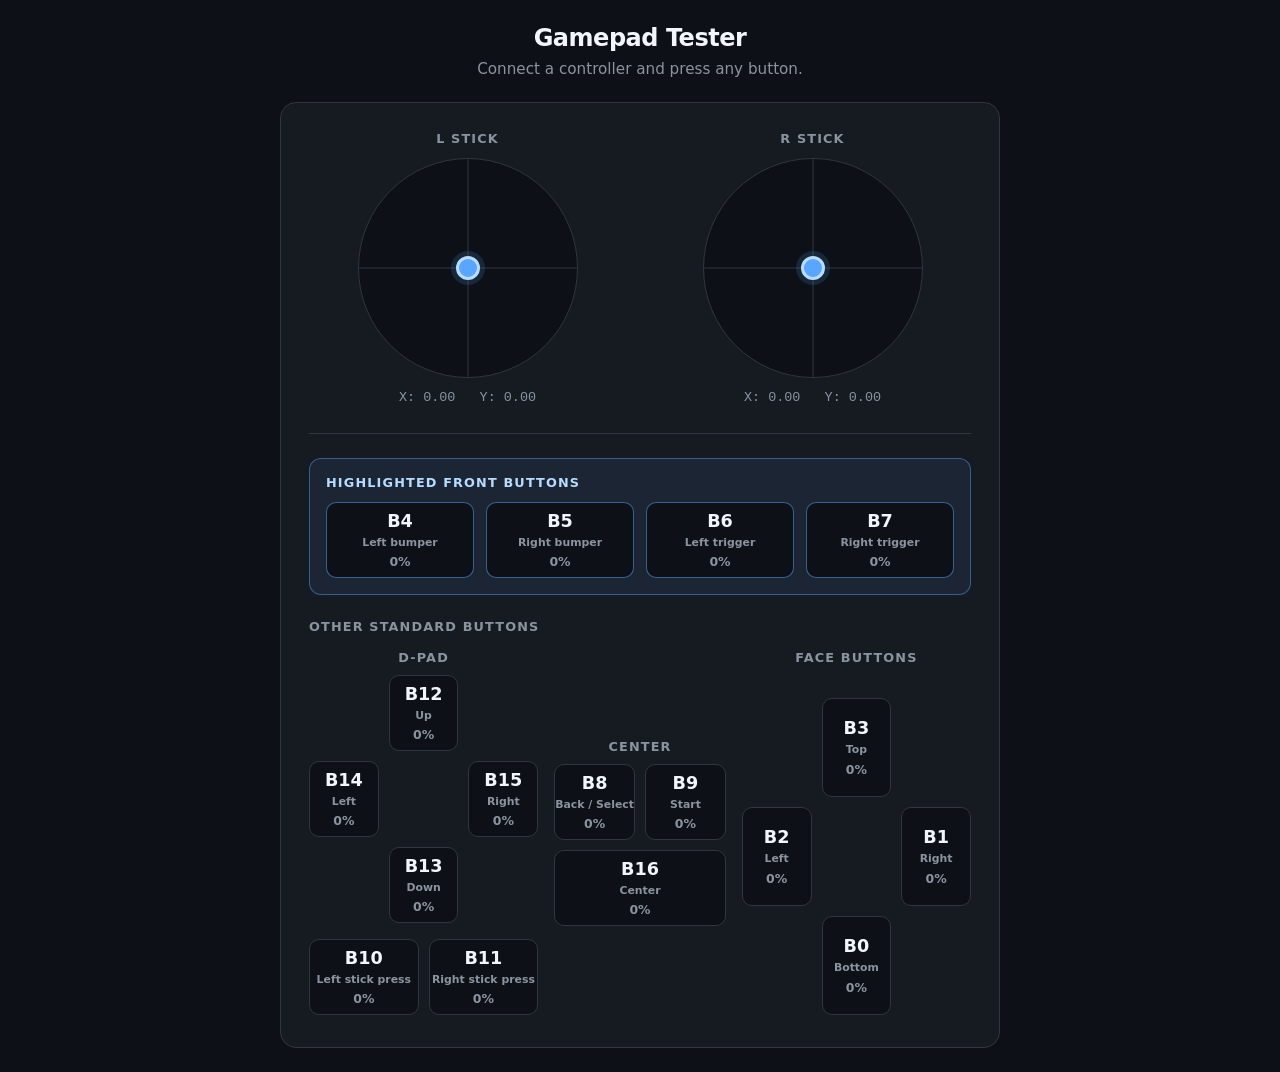
<file: gamepad-tests/index.html>
<!doctype html>
<html lang="en">
<head>
  <meta charset="utf-8">
  <meta name="viewport" content="width=device-width, initial-scale=1">
  <title>Gamepad Tester</title>
  <style>
    :root {
      color-scheme: dark;
      --page: #0d1117;
      --panel: #161b22;
      --border: #30363d;
      --muted: #8b949e;
      --text: #f0f6fc;
      --accent: #58a6ff;
      --pressed: #3fb950;
    }

    * { box-sizing: border-box; }
    body {
      align-items: center;
      background: var(--page);
      color: var(--text);
      display: flex;
      font-family: ui-sans-serif, system-ui, -apple-system, BlinkMacSystemFont, "Segoe UI", sans-serif;
      justify-content: center;
      margin: 0;
      min-height: 100vh;
      padding: 24px;
    }

    main { max-width: 720px; width: 100%; }
    header { margin-bottom: 24px; text-align: center; }
    h1 { font-size: 1.5rem; letter-spacing: -.02em; margin: 0 0 8px; }
    #status { color: var(--muted); font-size: .95rem; margin: 0; }

    .tester {
      background: var(--panel);
      border: 1px solid var(--border);
      border-radius: 16px;
      display: grid;
      gap: 28px;
      padding: 28px;
    }

    .sticks { display: grid; gap: 28px; grid-template-columns: repeat(2, minmax(0, 1fr)); }
    .stick { text-align: center; }
    .label { color: var(--muted); display: block; font-size: .8rem; font-weight: 700; letter-spacing: .09em; margin-bottom: 12px; text-transform: uppercase; }
    .pad {
      background: #0d1117;
      border: 1px solid var(--border);
      border-radius: 50%;
      height: min(220px, 28vw);
      margin: auto;
      max-height: 220px;
      max-width: 220px;
      min-height: 150px;
      min-width: 150px;
      position: relative;
      width: 100%;
    }
    .pad::before, .pad::after { background: var(--border); content: ""; left: 50%; position: absolute; top: 50%; transform: translate(-50%, -50%); }
    .pad::before { height: 1px; width: 100%; }
    .pad::after { height: 100%; width: 1px; }
    .knob {
      background: var(--accent);
      border: 3px solid #b6dcff;
      border-radius: 50%;
      box-shadow: 0 0 0 5px rgb(88 166 255 / 15%);
      height: 24px;
      left: calc(50% - 12px);
      position: absolute;
      top: calc(50% - 12px);
      transition: transform 40ms linear;
      width: 24px;
      z-index: 1;
    }
    .coordinates { color: var(--muted); font-family: ui-monospace, SFMono-Regular, Menlo, monospace; font-size: .84rem; margin: 12px 0 0; }

    .buttons { border-top: 1px solid var(--border); padding-top: 24px; }
    .button-grid { display: grid; gap: 12px; grid-template-columns: repeat(4, 1fr); }
    .button {
      align-items: center;
      background: #0d1117;
      border: 1px solid var(--border);
      border-radius: 10px;
      color: var(--muted);
      display: flex;
      flex-direction: column;
      font-size: .78rem;
      font-weight: 700;
      gap: 6px;
      justify-content: center;
      min-height: 76px;
      transition: background 80ms, border-color 80ms, color 80ms, transform 80ms;
    }
    .button strong { color: var(--text); font-size: 1.1rem; }
    .button.pressed { background: rgb(63 185 80 / 18%); border-color: var(--pressed); color: #7ee787; transform: translateY(1px); }
    .button.pressed strong { color: #7ee787; }
    .featured-buttons {
      background: rgb(88 166 255 / 8%);
      border: 1px solid rgb(88 166 255 / 45%);
      border-radius: 12px;
      padding: 16px;
    }
    .featured-buttons .label { color: #b6dcff; }
    .featured-buttons .button { border-color: rgb(88 166 255 / 55%); }
    .standard-layout { margin-top: 24px; }
    .controller-layout {
      display: grid;
      gap: 16px;
      grid-template-columns: 1fr auto 1fr;
      grid-template-areas: "dpad center face" "sticks center face";
      padding: 4px 0;
    }
    .control-group { display: grid; gap: 10px; }
    .control-group .label { grid-column: 1 / -1; margin: 0; text-align: center; }
    .dpad { grid-area: dpad; grid-template-columns: repeat(3, 1fr); }
    .dpad .button:nth-of-type(1) { grid-column: 2; grid-row: 2; }
    .dpad .button:nth-of-type(2) { grid-column: 2; grid-row: 4; }
    .dpad .button:nth-of-type(3) { grid-column: 1; grid-row: 3; }
    .dpad .button:nth-of-type(4) { grid-column: 3; grid-row: 3; }
    .face { grid-area: face; grid-template-columns: repeat(3, 1fr); }
    .face .button:nth-of-type(1) { grid-column: 2; grid-row: 2; }
    .face .button:nth-of-type(2) { grid-column: 3; grid-row: 3; }
    .face .button:nth-of-type(3) { grid-column: 1; grid-row: 3; }
    .face .button:nth-of-type(4) { grid-column: 2; grid-row: 4; }
    .center-controls { align-content: center; grid-area: center; grid-template-columns: repeat(2, minmax(72px, 1fr)); }
    .center-controls .button:last-child { grid-column: 1 / -1; }
    .stick-buttons { grid-area: sticks; grid-template-columns: repeat(2, minmax(0, 1fr)); }
    .button small { color: var(--muted); font-size: .68rem; font-weight: 600; line-height: 1.1; text-align: center; }
    .button.pressed small { color: #7ee787; }

    @media (max-width: 480px) {
      body { padding: 16px; }
      .tester { gap: 22px; padding: 20px; }
      .sticks { gap: 16px; }
      .pad { min-height: 130px; min-width: 130px; }
      .controller-layout { gap: 12px; grid-template-columns: 1fr 1fr; grid-template-areas: "dpad face" "center center" "sticks sticks"; }
    }
  </style>
</head>
<body>
  <main>
    <header>
      <h1>Gamepad Tester</h1>
      <p id="status">Connect a controller and press any button.</p>
    </header>
    <section class="tester" aria-label="Gamepad input tester">
      <div class="sticks">
        <article class="stick">
          <span class="label">L Stick</span>
          <div class="pad" aria-label="Left stick position"><i class="knob" id="left-knob"></i></div>
          <p class="coordinates" id="left-values">X: 0.00 &nbsp; Y: 0.00</p>
        </article>
        <article class="stick">
          <span class="label">R Stick</span>
          <div class="pad" aria-label="Right stick position"><i class="knob" id="right-knob"></i></div>
          <p class="coordinates" id="right-values">X: 0.00 &nbsp; Y: 0.00</p>
        </article>
      </div>
      <section class="buttons" aria-label="Standard gamepad buttons">
        <div class="featured-buttons" aria-label="Highlighted front buttons 4 through 7">
          <span class="label">Highlighted front buttons</span>
          <div class="button-grid">
            <div class="button" id="button-4"><strong>B4</strong><small>Left bumper</small><span>0%</span></div>
            <div class="button" id="button-5"><strong>B5</strong><small>Right bumper</small><span>0%</span></div>
            <div class="button" id="button-6"><strong>B6</strong><small>Left trigger</small><span>0%</span></div>
            <div class="button" id="button-7"><strong>B7</strong><small>Right trigger</small><span>0%</span></div>
          </div>
        </div>
        <div class="standard-layout" aria-label="Other standard gamepad buttons">
          <span class="label">Other standard buttons</span>
          <div class="controller-layout">
            <div class="control-group dpad">
              <span class="label">D-pad</span>
              <div class="button" id="button-12"><strong>B12</strong><small>Up</small><span>0%</span></div>
              <div class="button" id="button-13"><strong>B13</strong><small>Down</small><span>0%</span></div>
              <div class="button" id="button-14"><strong>B14</strong><small>Left</small><span>0%</span></div>
              <div class="button" id="button-15"><strong>B15</strong><small>Right</small><span>0%</span></div>
            </div>
            <div class="control-group center-controls">
              <span class="label">Center</span>
              <div class="button" id="button-8"><strong>B8</strong><small>Back / Select</small><span>0%</span></div>
              <div class="button" id="button-9"><strong>B9</strong><small>Start</small><span>0%</span></div>
              <div class="button" id="button-16"><strong>B16</strong><small>Center</small><span>0%</span></div>
            </div>
            <div class="control-group face">
              <span class="label">Face buttons</span>
              <div class="button" id="button-3"><strong>B3</strong><small>Top</small><span>0%</span></div>
              <div class="button" id="button-1"><strong>B1</strong><small>Right</small><span>0%</span></div>
              <div class="button" id="button-2"><strong>B2</strong><small>Left</small><span>0%</span></div>
              <div class="button" id="button-0"><strong>B0</strong><small>Bottom</small><span>0%</span></div>
            </div>
            <div class="control-group stick-buttons">
              <div class="button" id="button-10"><strong>B10</strong><small>Left stick press</small><span>0%</span></div>
              <div class="button" id="button-11"><strong>B11</strong><small>Right stick press</small><span>0%</span></div>
            </div>
          </div>
        </div>
      </section>
    </section>
  </main>
  <script>
    const status = document.querySelector('#status');
    const axes = [
      { knob: document.querySelector('#left-knob'), values: document.querySelector('#left-values'), x: 0, y: 1 },
      { knob: document.querySelector('#right-knob'), values: document.querySelector('#right-values'), x: 2, y: 3 }
    ];
    const CAPTURE_INTERVAL_MS = 5;
    let latestInput = null;

    const clamp = value => Math.max(-1, Math.min(1, value || 0));
    const format = value => clamp(value).toFixed(2);

    function captureInput() {
      const gamepad = [...navigator.getGamepads()].find(Boolean);
      if (!gamepad) {
        latestInput = null;
        return;
      }

      // Copy values so this is a discrete 5 ms input sample, rather than a
      // reference to the browser's mutable Gamepad object.
      latestInput = {
        id: gamepad.id,
        axes: [...gamepad.axes],
        buttons: gamepad.buttons.map(({ pressed, value }) => ({ pressed, value }))
      };
    }

    function render() {
      if (!latestInput) {
        status.textContent = 'Connect a controller and press any button.';
        requestAnimationFrame(render);
        return;
      }

      status.textContent = `Connected: ${latestInput.id}`;
      axes.forEach(({ knob, values, x, y }) => {
        const horizontal = clamp(latestInput.axes[x]);
        const vertical = clamp(latestInput.axes[y]);
        knob.style.transform = `translate(${horizontal * 430}%, ${vertical * 430}%)`;
        values.textContent = `X: ${format(horizontal)}   Y: ${format(vertical)}`;
      });

      for (let index = 0; index <= 16; index++) {
        const input = latestInput.buttons[index] || { pressed: false, value: 0 };
        const element = document.querySelector(`#button-${index}`);
        element.classList.toggle('pressed', input.pressed || input.value > .5);
        element.querySelector('span').textContent = `${Math.round(input.value * 100)}%`;
      }
      requestAnimationFrame(render);
    }

    captureInput();
    setInterval(captureInput, CAPTURE_INTERVAL_MS);
    requestAnimationFrame(render);
  </script>
</body>
</html>
</file>
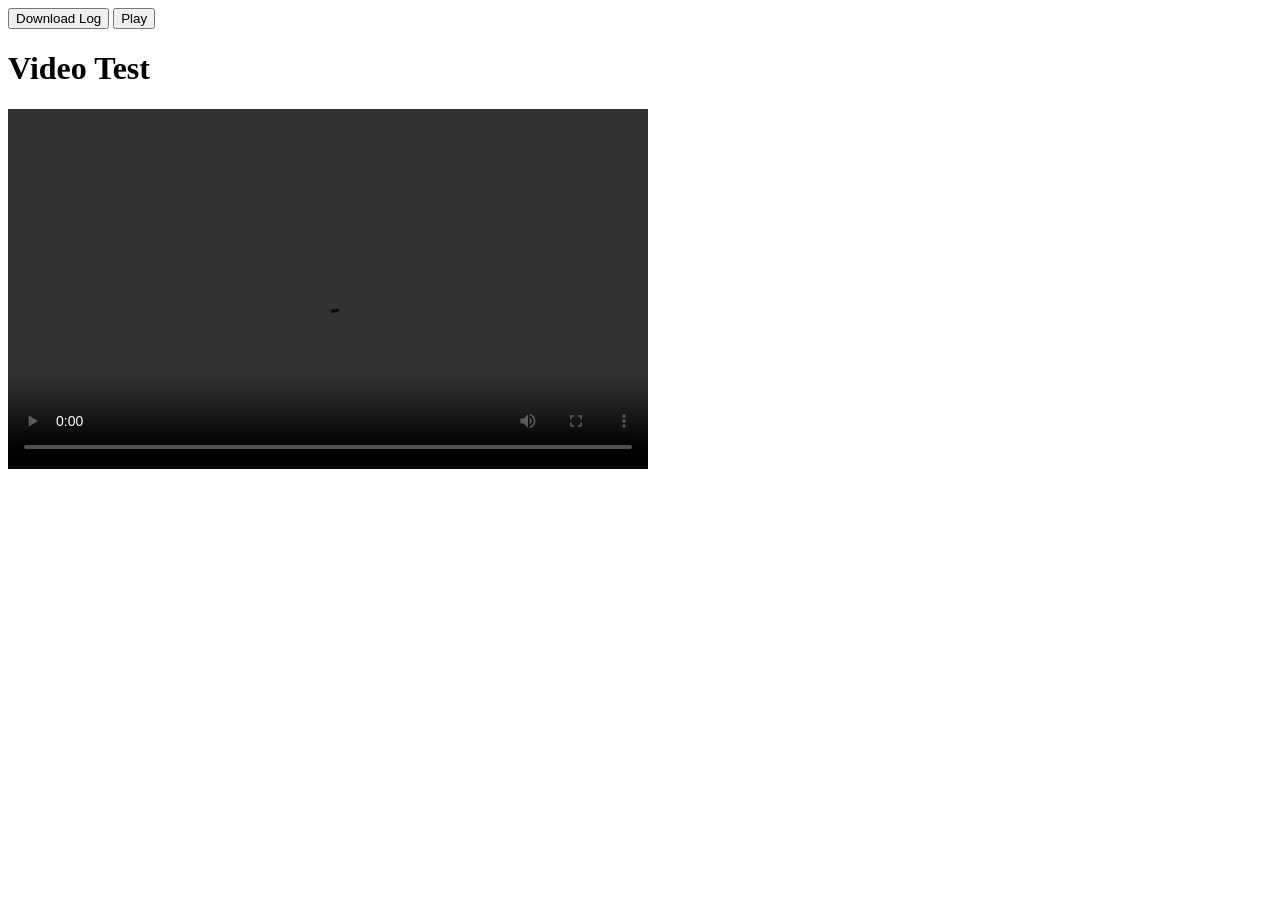
<file: video/index.html>
<!DOCTYPE html>
<html>
<head>
    <title>Simple Media Player</title>
</head>
<body>

    <button id="downloadLogBtn">Download Log</button>
    <button id="playBtn">Play</button>

    <h1>Video Test</h1>
    
    <video id="myVideo" width="640" height="360" controls>
      <source src="chrome.mp4" type="video/mp4">
      Your browser does not support the video tag.
    </video>

</body>
<script>
    // Create a Blob and a writable stream to log messages
    let logChunks = [];

    // Function to write a log message to the blob
    async function writeLog(message) {
        logChunks.push(new Date().toISOString() + " " + message + "\n");
        console.log(message);
    }

    // Function to get a Blob of the log so far
    function getLogBlob() {
        return new Blob(logChunks, { type: "text/plain" });
    }

    document.getElementById('playBtn').addEventListener('click', async () => {
        try {
            const videoEle = document.getElementById('myVideo');
            await videoEle.play();
            writeLog("playing");
        } catch (error) {
            writeLog(`Error: ${error}`);
        }
    });

    document.getElementById('downloadLogBtn').addEventListener('click', () => {
        const blob = getLogBlob();
        const url = URL.createObjectURL(blob);
        const a = document.createElement('a');
        a.href = url;
        a.download = `log-${new Date().toISOString()}.txt`;
        document.body.appendChild(a);
        a.click();
        document.body.removeChild(a);
        URL.revokeObjectURL(url);
    });
</script>
</html>
</file>
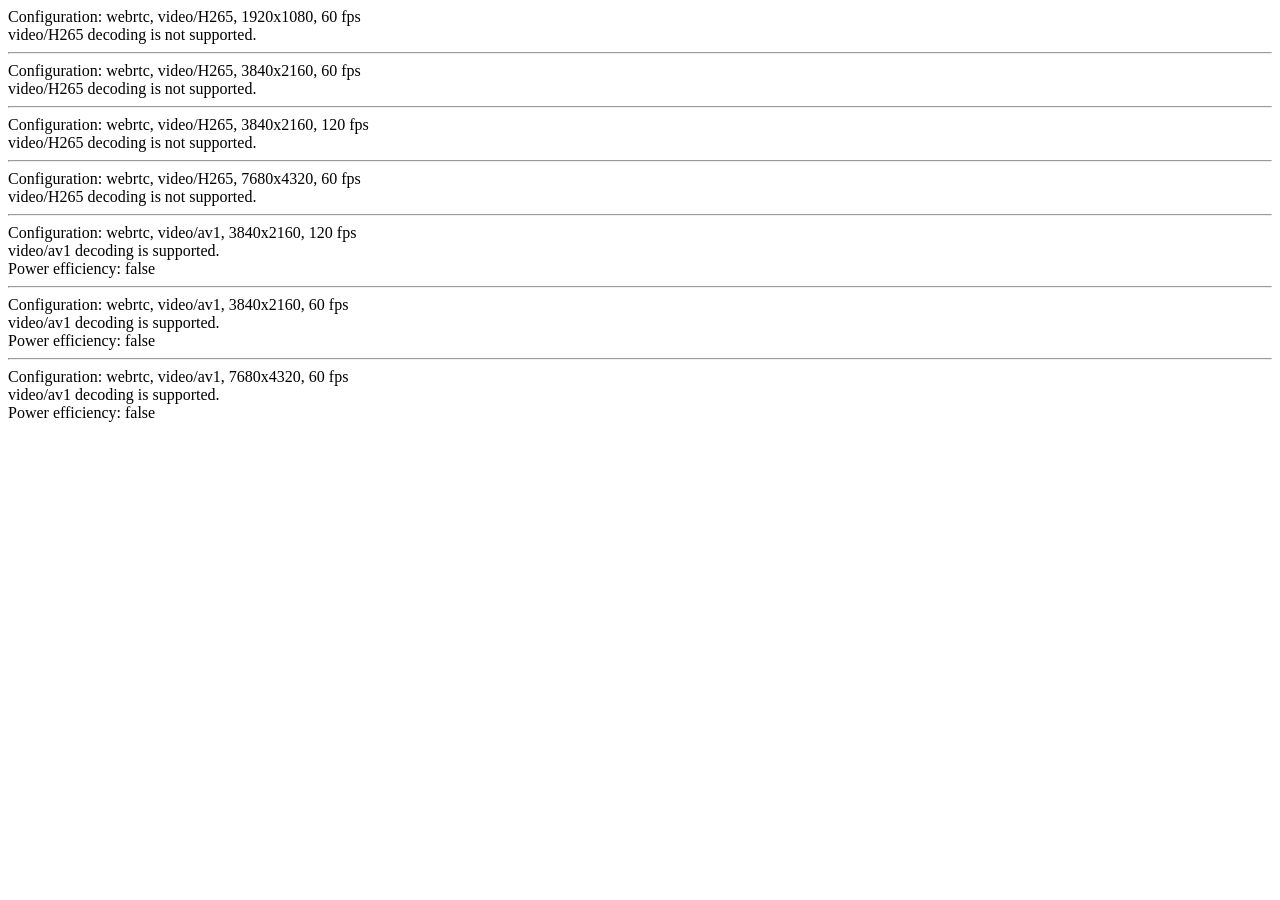
<file: api-tests/media-capability/index.html>
<!DOCTYPE html>
<html lang="en">
<head>
    <meta charset="UTF-8">
    <meta name="viewport" content="width=device-width, initial-scale=1.0">
    <title>Decoder Power Efficiency Test</title>
</head>
<body bgcolor="white">
    <div id="logDiv"></div>

<script>
    function log(msg) {
        logDiv.innerHTML += msg + "<br>";
    }

    function logSeparator() {
        logDiv.innerHTML += "<hr>"; // Adds a horizontal line as a separator
    }

    if ('mediaCapabilities' in navigator) {
        const configurations = [
            {
                type: 'webrtc',
                video: {
                    contentType: 'video/H265',
                    width: 1920,
                    height: 1080,
                    bitrate: 500000,
                    framerate: 60,
                },
            },
	    {
                type: 'webrtc',
                video: {
                    contentType: 'video/H265',
                    width: 3840,
                    height: 2160,
                    bitrate: 5000000,
                    framerate: 60,
                },
            },
	    {
                type: 'webrtc',
                video: {
                    contentType: 'video/H265',
                    width: 3840,
                    height: 2160,
                    bitrate: 5000000,
                    framerate: 120,
                },
            },
            {
                type: 'webrtc',
                video: {
                    contentType: 'video/H265',
                    width: 7680,
                    height: 4320,
                    bitrate: 5000000,
                    framerate: 60,
                },
            },
            {
                type: 'webrtc',
                video: {
                    contentType: 'video/av1',
                    width: 3840,
                    height: 2160,
                    bitrate: 500000,
                    framerate: 120,
                },
            },
            {
                type: 'webrtc',
                video: {
                    contentType: 'video/av1',
                    width: 3840,
                    height: 2160,
                    bitrate: 500000,
                    framerate: 60,
                },
            },
	    {
                type: 'webrtc',
                video: {
                    contentType: 'video/av1',
                    width: 7680,
                    height: 4320,
                    bitrate: 5000000,
                    framerate: 60,
                },
            },
        ];

        logDiv.innerHTML = "";
        configurations.forEach((config, index) => {
            navigator.mediaCapabilities.decodingInfo(config)
                .then((result) => {
			log(`Configuration: ${config.type}, ${config.video.contentType}, ${config.video.width}x${config.video.height}, ${config.video.framerate} fps`);
                    if (result.supported) {
                        log(`${config.video.contentType} decoding is supported.`);
                        log(`Power efficiency: ${result.powerEfficient}`);
                    } else {
                        log(`${config.video.contentType} decoding is not supported.`);
                    }
                    if (index < configurations.length - 1) {
                        logSeparator();
                    }
                })
                .catch((error) => {
                    log(`Error checking ${config.video.contentType} support: ${error}`);
                    if (index < configurations.length - 1) {
                        logSeparator();
                    }
                });
        });
    }
</script>

</body>

</html>
</file>
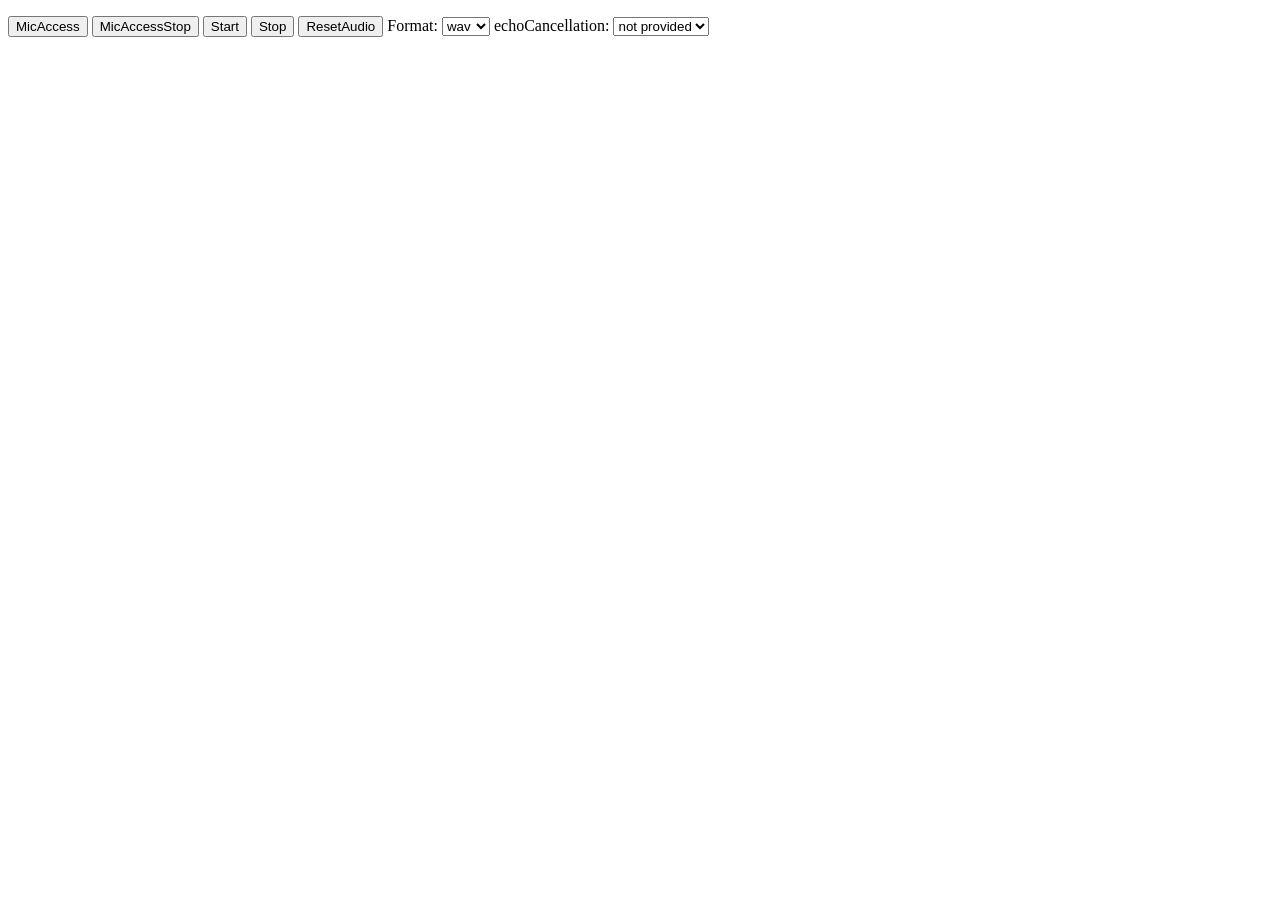
<file: api-tests/mic-audio/index.html>
<!doctype html>
<html style="height: 100%;">
<head>
<title>audio app</title>
<meta
    name="viewport"
    content="width=device-width, initial-scale=1, maximum-scale=1"
/>
<meta name="apple-mobile-web-app-capable" content="yes" />
<meta name="apple-mobile-web-app-status-bar-style" content="black" />
<meta name="apple-mobile-web-app-title" content="Sample" />
</head>
<body>
    <p id="instructions"></p>
    <div id="test"></div>
</body>
<input type="button" value="MicAccess" id="micAccess" />
<input type="button" value="MicAccessStop" id="micAccessStop" />
<input type="button" value="Start" id="start" />
<input type="button" value="Stop" id="stop" />
<input type="button" value="ResetAudio" id="resetAudio" />
<label for="audioFormat">Format:</label>
<select id="audioFormat">
    <option value="wav">wav</option>
    <option value="mp3">mp3</option>
</select>
<label for="echoCancellation">echoCancellation:</label>
<select id="echoCancellation">
    <option value="notprovided">not provided</option>
    <option value="false">false</option>
    <option value="true">true</option>
</select>
<script>
var pc1,pc2,ctx, micCaptureStream = null;
var audio = null;

document.getElementById("resetAudio").onclick = () =>
{
	let stream = audio.srcObject;
	 if (stream) {
        stream.getTracks().forEach((track) => {
            track.enabled = false;
			console.info("Reset audio track");
            });
    }
    //audioTrack.enabled = false;
    setTimeout(() => {
        //audioTrack.enabled = true;
		if (stream) {
		 stream.getTracks().forEach((track) => {
            track.enabled = true;
            });
			}
    }, 0);
}
document.getElementById("micAccessStop").onclick = () =>
{

	let stream = micCaptureStream;
    micCaptureStream = null;

    if (stream) {
        stream.getTracks().forEach((track) => {
            track.stop();
            });
    }
    
}
document.getElementById("micAccess").onclick = () =>
{
    const echoCancellationValue = document.getElementById('echoCancellation').value;
    let audioOptions = { sampleRate: 48000 };
    if (echoCancellationValue !== 'notprovided') {
        audioOptions.echoCancellation = echoCancellationValue === 'true';
    }
    navigator.mediaDevices
        .getUserMedia({ audio: audioOptions })
        .then(media_obj => {
			micCaptureStream = media_obj;
            console.log("Mic capture started");
        })
        .catch(err => {
            console.error("Mic permission was denied");
        });

}
function instructions(text) {
    if(!text) {
        document.getElementById('instructions').innerText = '';
        return;
    }
    document.getElementById('instructions').innerText += text + '\n';
}

document.getElementById("start").onclick = async() =>
{
    instructions(); // clear instructions.
 
    audio = document.createElement('audio');
    video = document.createElement('video');
    // The actual test.
    ctx = new AudioContext();
    ctx.suspend();
    // Oscillator code (commented out):
    // const oscillator = ctx.createOscillator();
    // oscillator.start();
    let panNode;
    let setPan;
    if (ctx.createStereoPanner) {
        panNode = ctx.createStereoPanner();
        setPan = (pan) => panNode.pan.value = pan;
    } else { // Fallback for Safari.
        panNode = ctx.createPanner();
        panNode.panningModel = 'equalpower';
        setPan = (pan) => panNode.setPosition(pan, 0, 1 - Math.abs(pan));
    }
    const dst = ctx.createMediaStreamDestination();
    // oscillator.connect(panNode).connect(dst);

    // Play test audio via AudioContext and route through WebRTC
    const format = document.getElementById('audioFormat').value;
    const response = await fetch(`https://xingri.github.io/api-tests/mic-audio/stereo-test.${format}`);
    const arrayBuffer = await response.arrayBuffer();
    const audioBuffer = await ctx.decodeAudioData(arrayBuffer);
    const bufferSource = ctx.createBufferSource();
    bufferSource.buffer = audioBuffer;
    bufferSource.connect(panNode).connect(dst);
    bufferSource.start();

    instructions('This is a manual test that verifies stereo audio');
    instructions('Click the button to start the test.');

	ctx.resume();
    audio.play();

    pc1 = new RTCPeerConnection();
    pc2 = new RTCPeerConnection();
    
    pc1.onicecandidate = e => e.candidate && pc2.addIceCandidate(e.candidate);
    pc2.onicecandidate = e => e.candidate && pc1.addIceCandidate(e.candidate);
    dst.stream.getTracks().forEach(t => pc1.addTrack(t, dst.stream));
    pc2.ontrack = e => audio.srcObject = e.streams[0];
    instructions('Attempting to establish WebRTC connection...');
    const offer = await pc1.createOffer();
    await pc1.setLocalDescription(offer)
    await pc2.setRemoteDescription(offer);
    const answer = await pc2.createAnswer();
    // Here is the trick for stereo: SDP munging!
    await pc2.setLocalDescription({type: 'answer', sdp: answer.sdp.replace('useinbandfec=1', 'useinbandfec=1;stereo=1')});
    await pc1.setRemoteDescription({type: 'answer', sdp: answer.sdp.replace('useinbandfec=1', 'useinbandfec=1;stereo=1')});
    await (new Promise((resolve, reject) => {
        if (pc2.connectionState === 'connected') return resolve();
        pc2.onconnectionstatechange = e => {
            if (pc2.connectionState === 'connected') {
                resolve();
            }
        };       
    }))
}

document.getElementById("stop").onclick = () => {
            pc1.close();
			pc2.close();
			ctx.close();
			if (micCaptureStream)
			{
				micCaptureStream.getTracks().forEach((track) => {
					track.stop();
				});
			}
}
</script>   
</html>
</file>
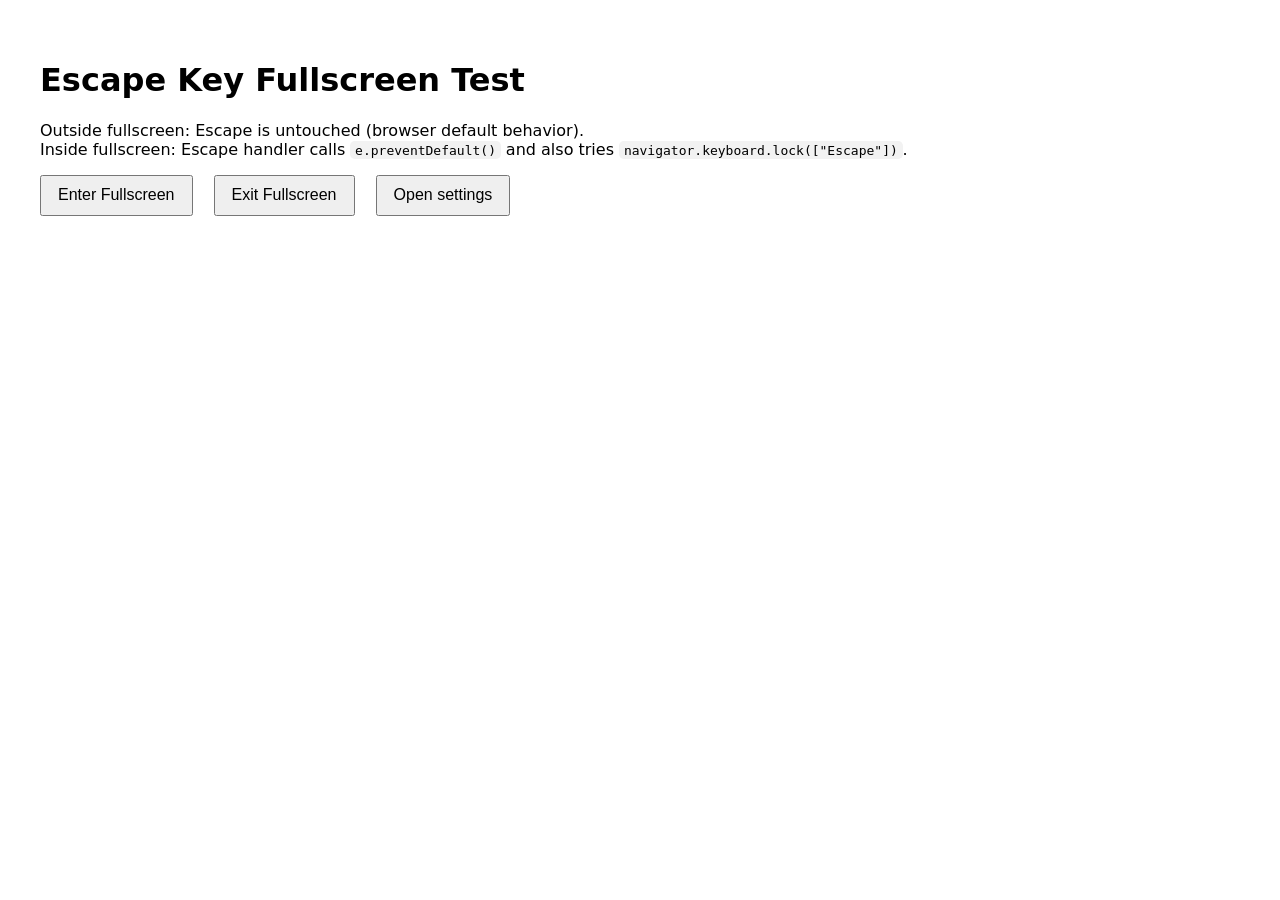
<file: api-tests/keyboard-lock/chrome/index.html>
<!DOCTYPE html>
<html lang="en">
  <head>
    <meta charset="utf-8" />
    <title>Escape Key Test with KeyboardLock on Chrome</title>

    <style>
      body {
        font-family: system-ui, sans-serif;
        padding: 2rem;
      }
      button {
        font-size: 16px;
        padding: 0.6rem 1rem;
        margin-right: 1rem;
      }
      .status {
        margin-top: 1rem;
        font-weight: 700;
      }
      code {
        background: #f2f2f2;
        padding: 0.1rem 0.3rem;
        border-radius: 0.3rem;
      }
    </style>
  </head>

  <body>
    <h1>Escape Key Fullscreen Test</h1>

    <p>
      Outside fullscreen: Escape is untouched (browser default behavior).<br />
      Inside fullscreen: Escape handler calls <code>e.preventDefault()</code> and
      also tries <code>navigator.keyboard.lock(["Escape"])</code>.
    </p>

    <button id="enterFullscreen">Enter Fullscreen</button>
    <button id="exitFullscreen">Exit Fullscreen</button>

    <dialog id="settings">
      <form method="dialog">
        <p>Settings</p>
        <button value="close">Close</button>
      </form>
    </dialog>

    <button onclick="settings.showModal()">Open settings</button>

    <div class="status" id="status"></div>

    <script>
      const status = document.getElementById("status");

      function updateStatus(message) {
        status.textContent = message;
      }

      // ---- Fullscreen helpers ----
      async function enterFullscreen() {
        try {
          await document.documentElement.requestFullscreen({ keyboardLock: 'browser' });
          updateStatus("Entered fullscreen");
          await lockEscapeIfPossible();
        } catch (err) {
          updateStatus("Failed to enter fullscreen: " + err);
        }
      }

      async function exitFullscreen() {
        try {
          if (document.fullscreenElement) {
            await document.exitFullscreen();
          }
          updateStatus("Exited fullscreen");
        } catch (err) {
          updateStatus("Failed to exit fullscreen: " + err);
        }
      }

      // ---- Keyboard Lock ----
      async function lockEscapeIfPossible() {
        if (
          !("keyboard" in navigator) ||
          typeof navigator.keyboard.lock !== "function"
        ) {
          updateStatus(
            "Fullscreen entered, but Keyboard Lock API not supported"
          );
          return;
        }

        try {
          // Only lock Escape (works in Chromium-based browsers)
          await navigator.keyboard.lock(["Escape"]);
          updateStatus("Escape key locked in fullscreen");
        } catch (err) {
          updateStatus(
            "Keyboard lock failed (needs user gesture/permission): " + err
          );
        }
      }

      function unlockKeyboard() {
        if (
          "keyboard" in navigator &&
          typeof navigator.keyboard.unlock === "function"
        ) {
          navigator.keyboard.unlock();
        }
      }

      // ---- Wire buttons ----
      document
        .getElementById("enterFullscreen")
        .addEventListener("click", enterFullscreen);

      document
        .getElementById("exitFullscreen")
        .addEventListener("click", exitFullscreen);

      // ---- Cleanup on fullscreen exit ----
      document.addEventListener("fullscreenchange", () => {
        if (!document.fullscreenElement) {
          unlockKeyboard();
          updateStatus("Fullscreen exited, Escape restored");
        }
      });
    </script>
  </body>
</html>
</file>
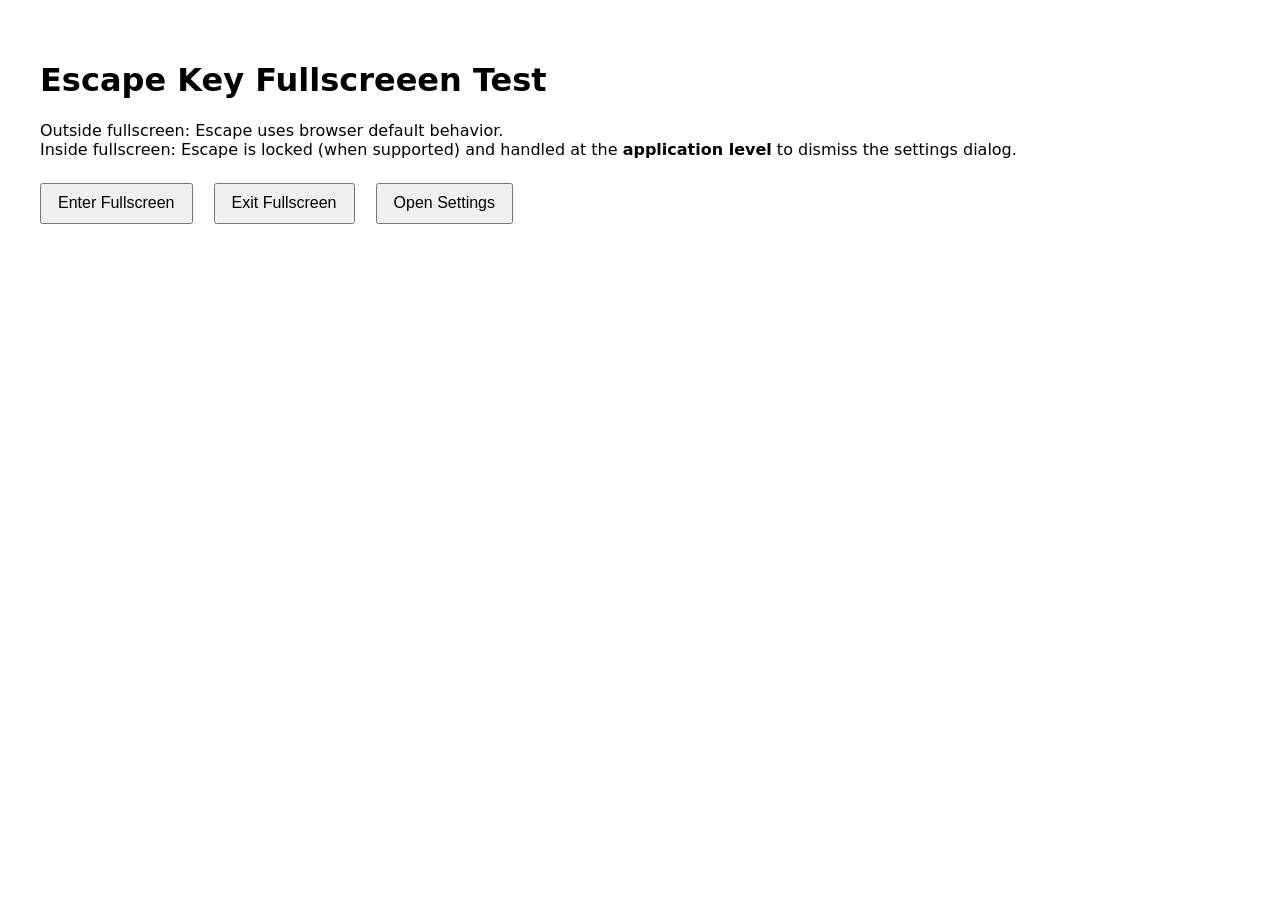
<file: api-tests/keyboard-lock/safari/index.html>
<!DOCTYPE html>
<html lang="en">
  <head>
    <meta charset="utf-8" />
    <title>Escape Key Test with KeyboardLock on Safari</title>

    <style>
      body {
        font-family: system-ui, sans-serif;
        padding: 2rem;
      }

      button {
        font-size: 16px;
        padding: 0.6rem 1rem;
        margin-right: 1rem;
        margin-top: 0.5rem;
      }

      .status {
        margin-top: 1rem;
        font-weight: 700;
      }

      code {
        background: #f2f2f2;
        padding: 0.1rem 0.3rem;
        border-radius: 0.3rem;
      }
    </style>
  </head>

  <body>
    <h1>Escape Key Fullscreeen Test</h1>

    <p>
      Outside fullscreen: Escape uses browser default behavior.<br />
      Inside fullscreen: Escape is locked (when supported) and handled at the
      <b>application level</b> to dismiss the settings dialog.
    </p>

    <button id="enterFullscreen">Enter Fullscreen</button>
    <button id="exitFullscreen">Exit Fullscreen</button>
    <button id="openSettings">Open Settings</button>

    <dialog id="settings">
      <form method="dialog">
        <p><strong>Settings</strong></p>
        <p>This dialog should close on Escape even when Escape is keyboard-locked.</p>
        <button value="close">Close</button>
      </form>
    </dialog>

    <div class="status" id="status"></div>

    <script>
      const status = document.getElementById("status");
      const settingsDialog = document.getElementById("settings");

      function updateStatus(message) {
        status.textContent = message;
      }

      // ---- Fullscreen helpers ----
      async function enterFullscreen() {
        try {
          // NOTE: keyboardLock option is non-standard; included for Safari experiments
          await document.documentElement.requestFullscreen({
            keyboardLock: "browser",
          });

          updateStatus("Entered fullscreen");
          await lockEscapeIfPossible();
        } catch (err) {
          updateStatus("Failed to enter fullscreen: " + err);
        }
      }

      async function exitFullscreen() {
        try {
          if (document.fullscreenElement) {
            await document.exitFullscreen();
          }
          updateStatus("Exited fullscreen");
        } catch (err) {
          updateStatus("Failed to exit fullscreen: " + err);
        }
      }

      // ---- Keyboard Lock ----
      async function lockEscapeIfPossible() {
        if (
          !("keyboard" in navigator) ||
          typeof navigator.keyboard.lock !== "function"
        ) {
          updateStatus(
            "Fullscreen entered, but Keyboard Lock API not supported"
          );
          return;
        }

        try {
          await navigator.keyboard.lock(["Escape"]);
          updateStatus("Escape key locked (Keyboard Lock active)");
        } catch (err) {
          updateStatus("Keyboard lock failed: " + err);
        }
      }

      function unlockKeyboard() {
        if (
          "keyboard" in navigator &&
          typeof navigator.keyboard.unlock === "function"
        ) {
          navigator.keyboard.unlock();
        }
      }

      // ---- Buttons ----
      document
        .getElementById("enterFullscreen")
        .addEventListener("click", enterFullscreen);

      document
        .getElementById("exitFullscreen")
        .addEventListener("click", exitFullscreen);

      document
        .getElementById("openSettings")
        .addEventListener("click", () => {
          settingsDialog.showModal();
          updateStatus("Settings opened");
        });

      // ---- Dialog lifecycle ----
      settingsDialog.addEventListener("close", () => {
        updateStatus(
          `Settings closed (returnValue="${settingsDialog.returnValue || ""}")`
        );
      });

      // ---- Cleanup on fullscreen exit ----
      document.addEventListener("fullscreenchange", () => {
        if (!document.fullscreenElement) {
          unlockKeyboard();
          updateStatus("Fullscreen exited, Escape restored");
        }
      });

      // ---- Escape handling (scoped, Windows-style dismissal) ----
      document.addEventListener(
        "keydown",
        (e) => {
          if (e.key !== "Escape") return;

          // ✅ If settings dialog is open, Esc dismisses it
          // This is REQUIRED when Keyboard Lock is active, because
          // UA default Esc->dialog-close may no longer run.
          if (settingsDialog.open) {
            e.preventDefault();
            e.stopPropagation();

            settingsDialog.close("escape");
            console.log("Escape: dismissed settings dialog");
            updateStatus("Escape: dismissed settings dialog");
            return;
          }

          // ❌ Otherwise: do NOT blanket-intercept Escape
          // Let browser / app defaults handle it.
          if (document.fullscreenElement) {
            console.log("Escape in fullscreen (no dialog open)");
            e.preventDefault();
            e.stopPropagation();
          } else {
            console.log("Escape outside fullscreen (browser default)");
          }
        },
        { capture: true }
      );
    </script>
  </body>
</html>
</file>
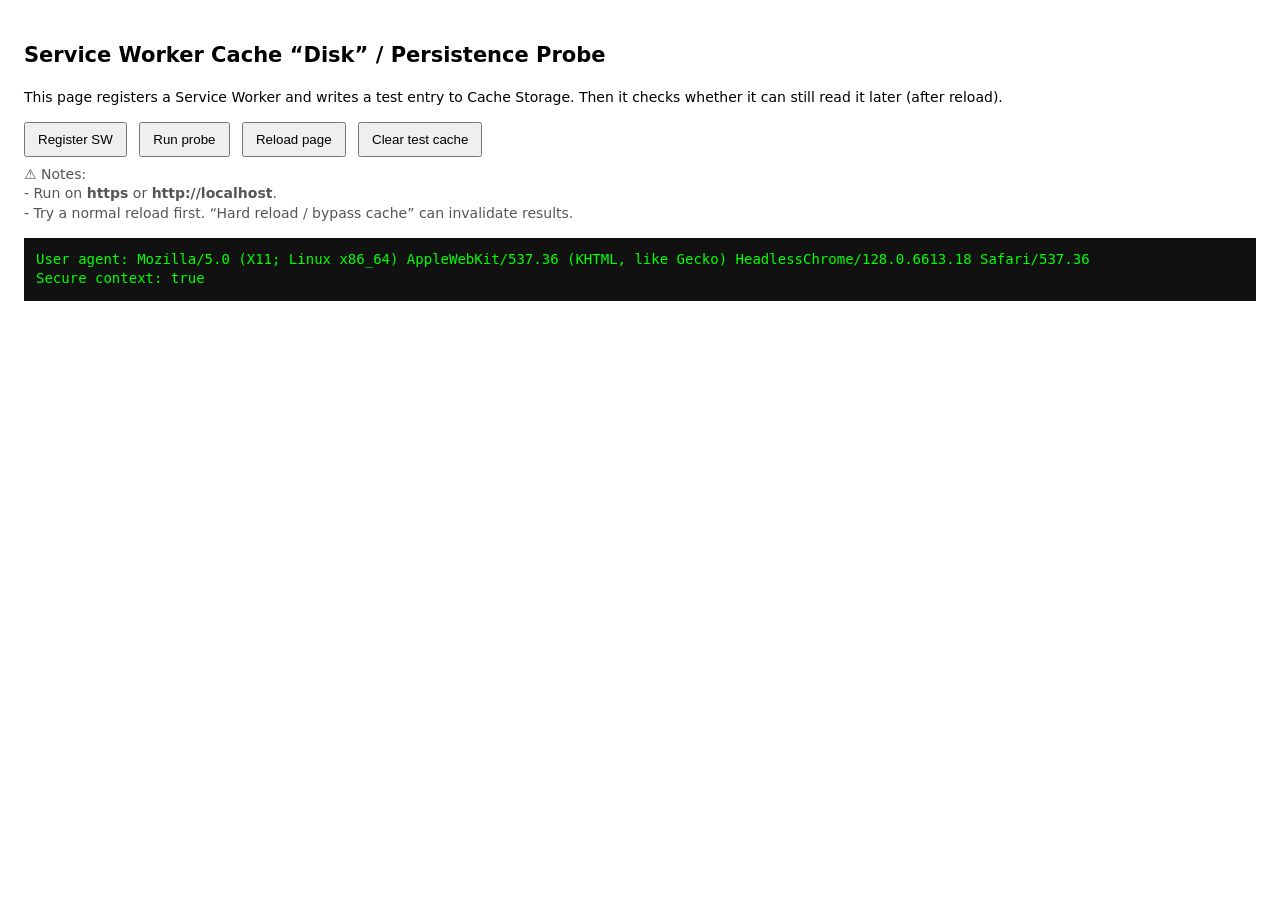
<file: api-tests/service-worker/discCache/index.html>
<!doctype html>
<html>
<head>
  <meta charset="utf-8" />
  <title>SW Disk Cache / Persistence Probe</title>
  <meta name="viewport" content="width=device-width,initial-scale=1" />
  <style>
    body { font: 14px/1.4 system-ui, sans-serif; padding: 16px; }
    button { padding: 8px 12px; margin-right: 8px; }
    pre { background: #111; color: #0f0; padding: 12px; overflow: auto; }
    .hint { color: #555; margin-top: 8px; }
  </style>
</head>
<body>
  <h2>Service Worker Cache “Disk” / Persistence Probe</h2>

  <p>
    This page registers a Service Worker and writes a test entry to Cache Storage.
    Then it checks whether it can still read it later (after reload).
  </p>

  <div>
    <button id="btnRegister">Register SW</button>
    <button id="btnProbe">Run probe</button>
    <button id="btnReload">Reload page</button>
    <button id="btnClear">Clear test cache</button>
  </div>

  <p class="hint">
    ⚠️ Notes:
    <br>- Run on <b>https</b> or <b>http://localhost</b>.
    <br>- Try a normal reload first. “Hard reload / bypass cache” can invalidate results.
  </p>

  <pre id="log"></pre>

  <script>
    const logEl = document.getElementById('log');
    const TEST_CACHE = 'sw-persistence-probe-v1';
    const TEST_URL = '/probe-resource.txt'; // served by SW
    const TEST_MARKER_HEADER = 'x-probe-marker';

    function log(...args) {
      logEl.textContent += args.join(' ') + '\n';
      logEl.scrollTop = logEl.scrollHeight;
    }

    async function registerSW() {
      if (!('serviceWorker' in navigator)) {
        log('❌ serviceWorker not supported');
        return;
      }
      try {
        const reg = await navigator.serviceWorker.register('./sw.js', { scope: './' });
        log('✅ SW registered:', reg.scope);

        // Ensure active controlling SW (may require one reload on first install)
        await navigator.serviceWorker.ready;
        log('✅ SW ready');

        if (!navigator.serviceWorker.controller) {
          log('ℹ️ No SW controller yet. Reload once so the SW controls this page.');
        } else {
          log('✅ This page is controlled by a SW.');
        }
      } catch (e) {
        log('❌ SW registration failed:', e.message);
      }
    }

    async function storageInfo() {
      if (navigator.storage?.estimate) {
        const { usage, quota } = await navigator.storage.estimate();
        log(`ℹ️ storage.estimate(): usage=${usage ?? 'n/a'} quota=${quota ?? 'n/a'}`);
      } else {
        log('ℹ️ storage.estimate() not supported');
      }

      if (navigator.storage?.persisted) {
        const persisted = await navigator.storage.persisted();
        log(`ℹ️ storage.persisted(): ${persisted}`);
        if (!persisted && navigator.storage.persist) {
          log('ℹ️ You can request persistence (user gesture may be required).');
        }
      } else {
        log('ℹ️ storage.persisted() not supported');
      }
    }

    async function runProbe() {
      log('--- Probe start ---');

      if (!navigator.serviceWorker.controller) {
        log('❌ Page not controlled by SW. Click "Register SW" then reload once.');
        return;
      }

      await storageInfo();

      // 1) Fetch a SW-served resource and store it in Cache Storage
      const cache = await caches.open(TEST_CACHE);

      // If already cached, note it
      const existing = await cache.match(TEST_URL);
      if (existing) {
        const marker = existing.headers.get(TEST_MARKER_HEADER);
        log('✅ Test entry already in cache. marker=', marker);
      } else {
        log('ℹ️ No existing test entry found. Creating one now...');
      }

      // Force fetch (SW responds) and then cache it
      const res = await fetch(TEST_URL, { cache: 'no-store' });
      const text = await res.text();
      log('✅ Fetched probe resource:', text.trim());

      // Recreate a Response because res body is consumed
      const stored = new Response(text, {
        headers: {
          'content-type': 'text/plain; charset=utf-8',
          [TEST_MARKER_HEADER]: String(Date.now())
        }
      });
      await cache.put(TEST_URL, stored);
      log('✅ Stored probe response in Cache Storage:', TEST_CACHE, TEST_URL);

      // 2) Verify it can be read back immediately
      const roundtrip = await cache.match(TEST_URL);
      if (!roundtrip) {
        log('❌ Roundtrip read failed (cache.match returned null).');
        return;
      }
      log('✅ Roundtrip read ok. marker=', roundtrip.headers.get(TEST_MARKER_HEADER));

      log('--- Probe done ---');
      log('Next: reload the page (normal reload), then run probe again.');
      log('If the entry survives reload(s), caching is likely persistent (often disk-backed).');
    }

    async function clearCache() {
      const ok = await caches.delete(TEST_CACHE);
      log(ok ? '✅ Deleted test cache' : 'ℹ️ Test cache not found');
    }

    document.getElementById('btnRegister').addEventListener('click', registerSW);
    document.getElementById('btnProbe').addEventListener('click', runProbe);
    document.getElementById('btnReload').addEventListener('click', () => location.reload());
    document.getElementById('btnClear').addEventListener('click', clearCache);

    // Auto-log basic info
    log('User agent:', navigator.userAgent);
    log('Secure context:', window.isSecureContext);
  </script>
</body>
</html>
</file>
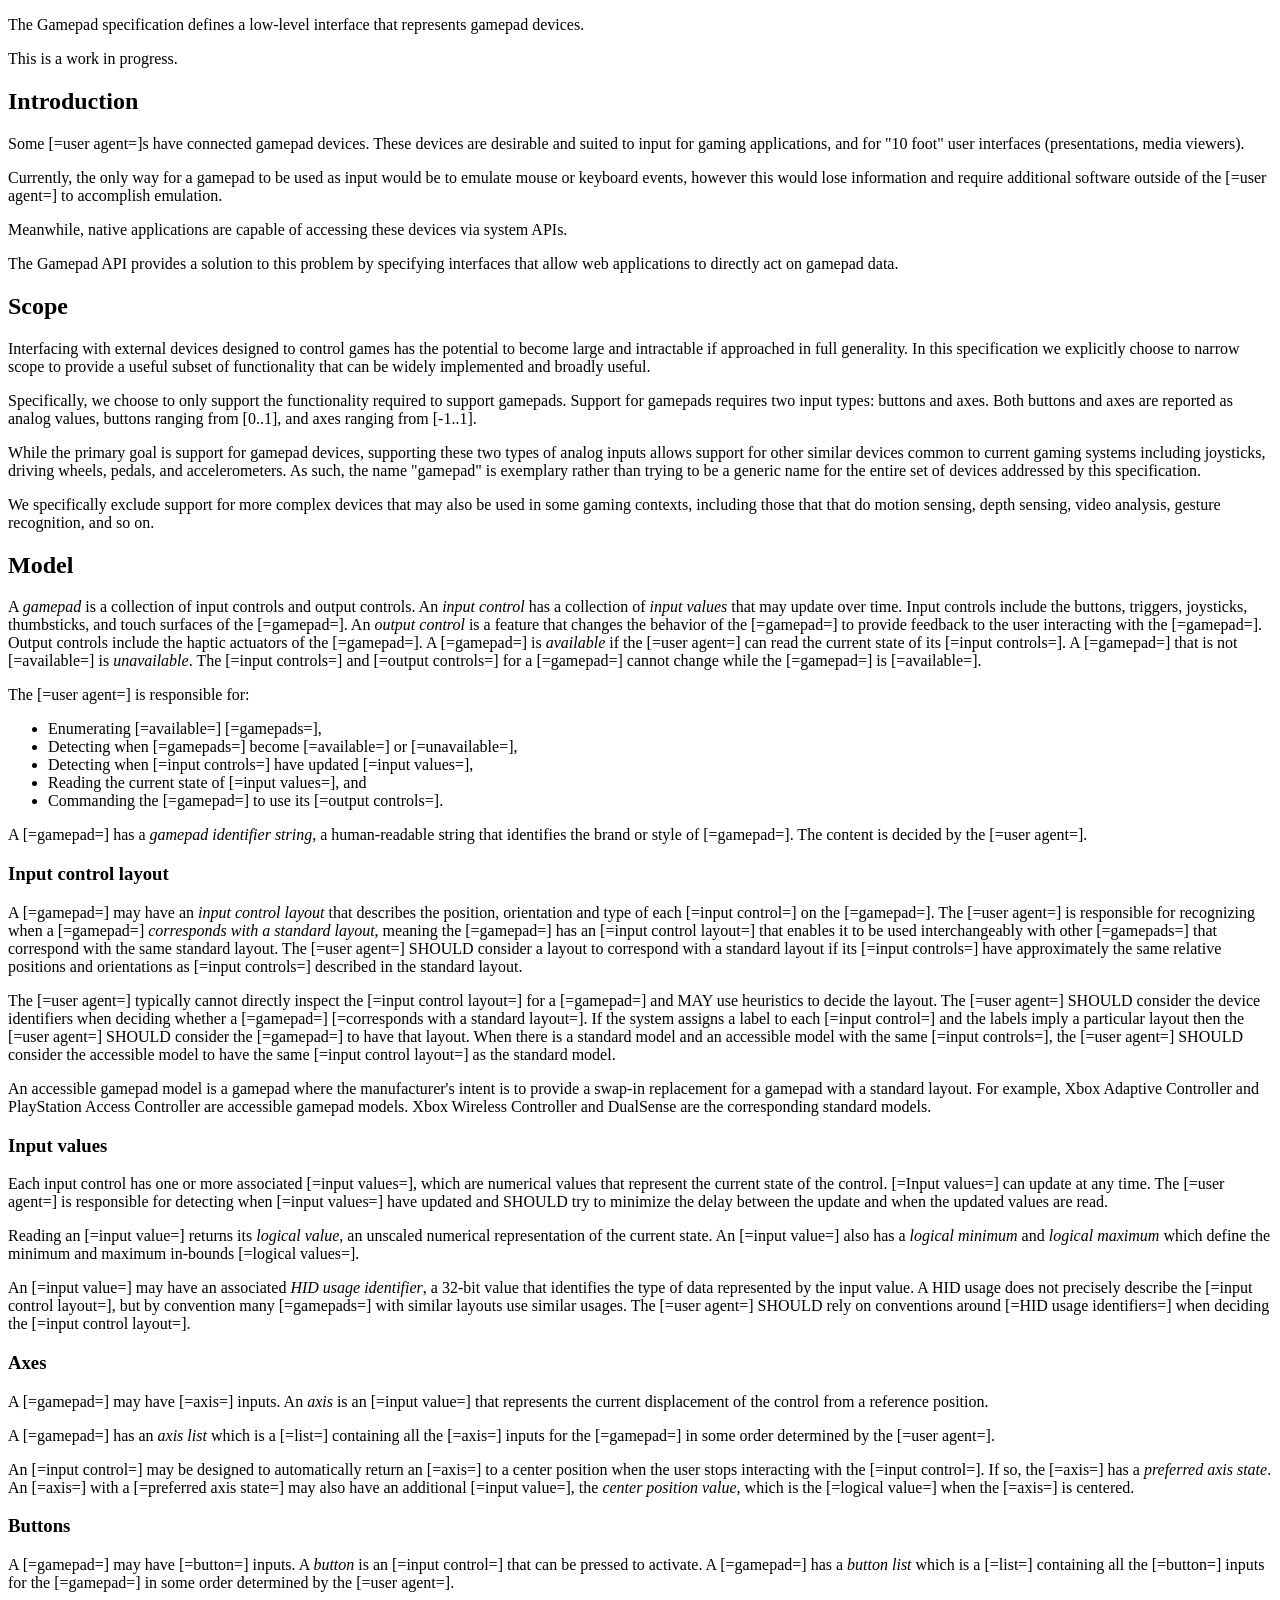
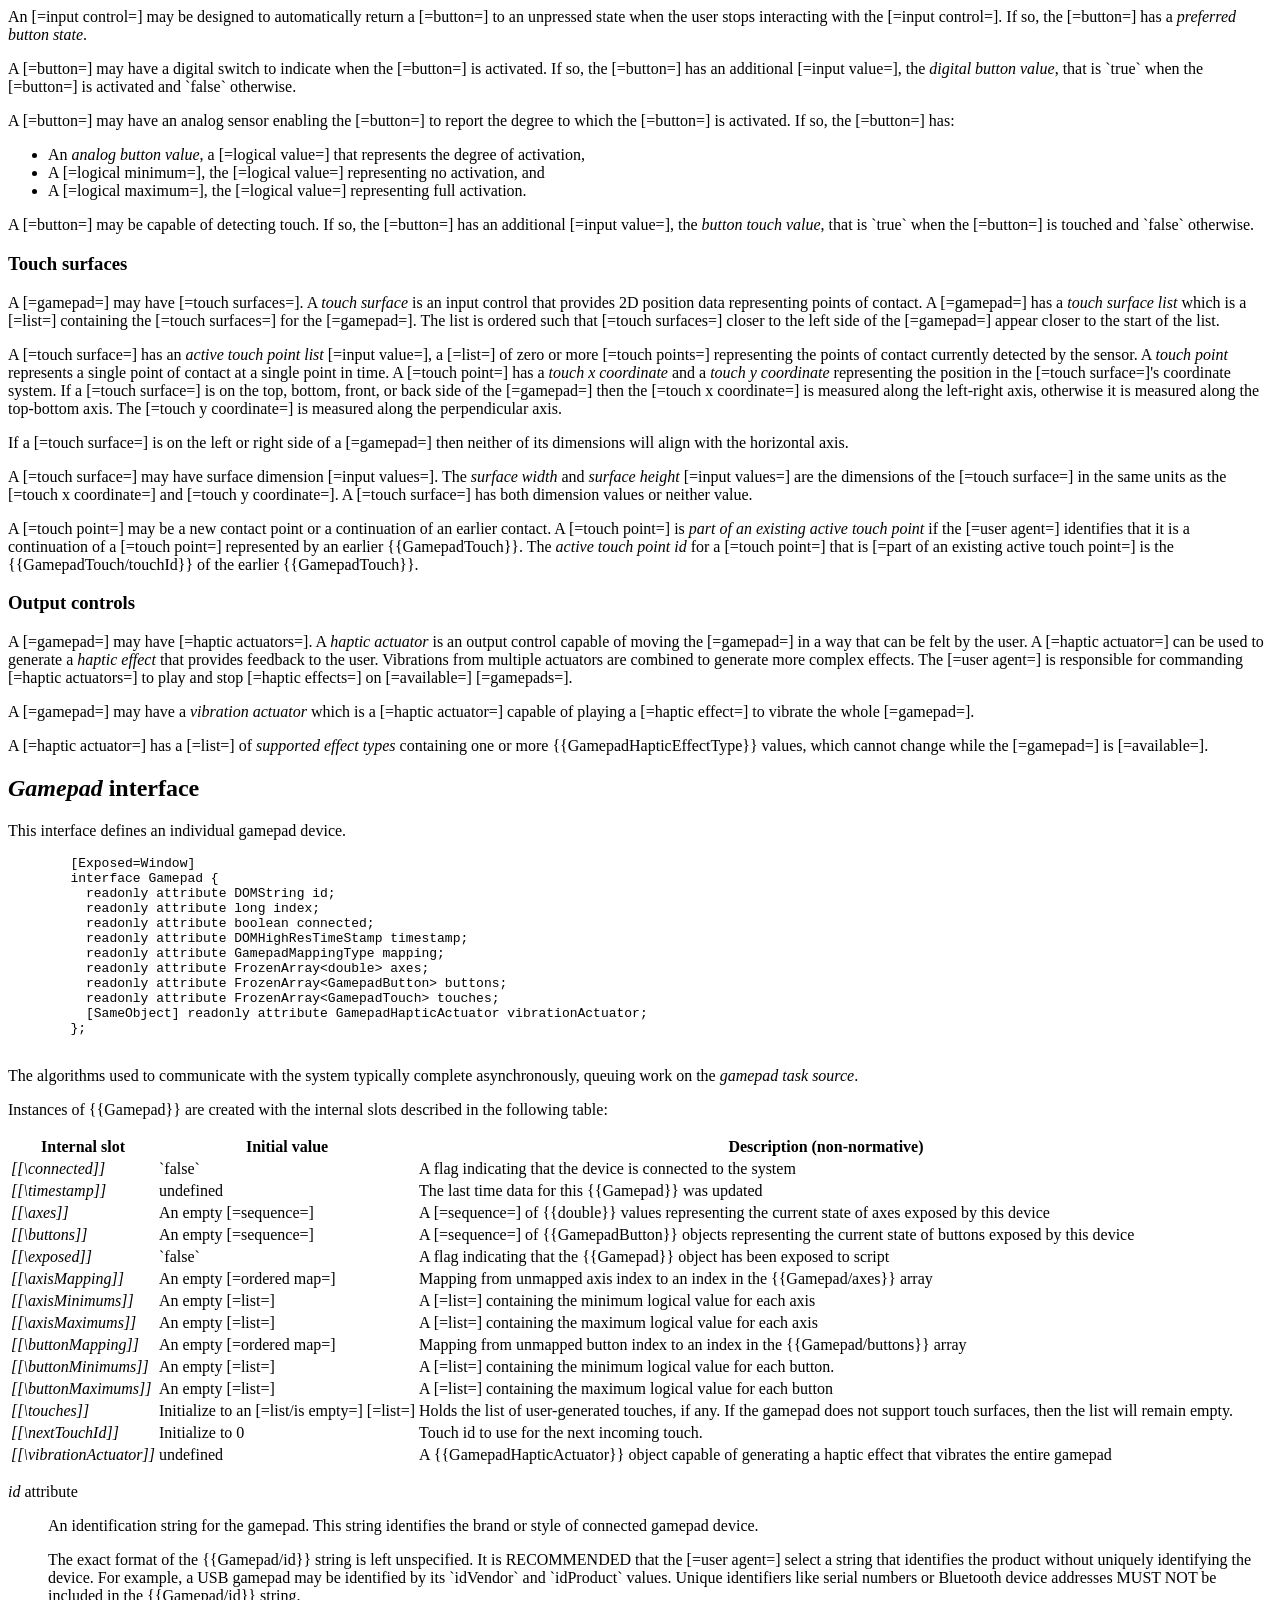
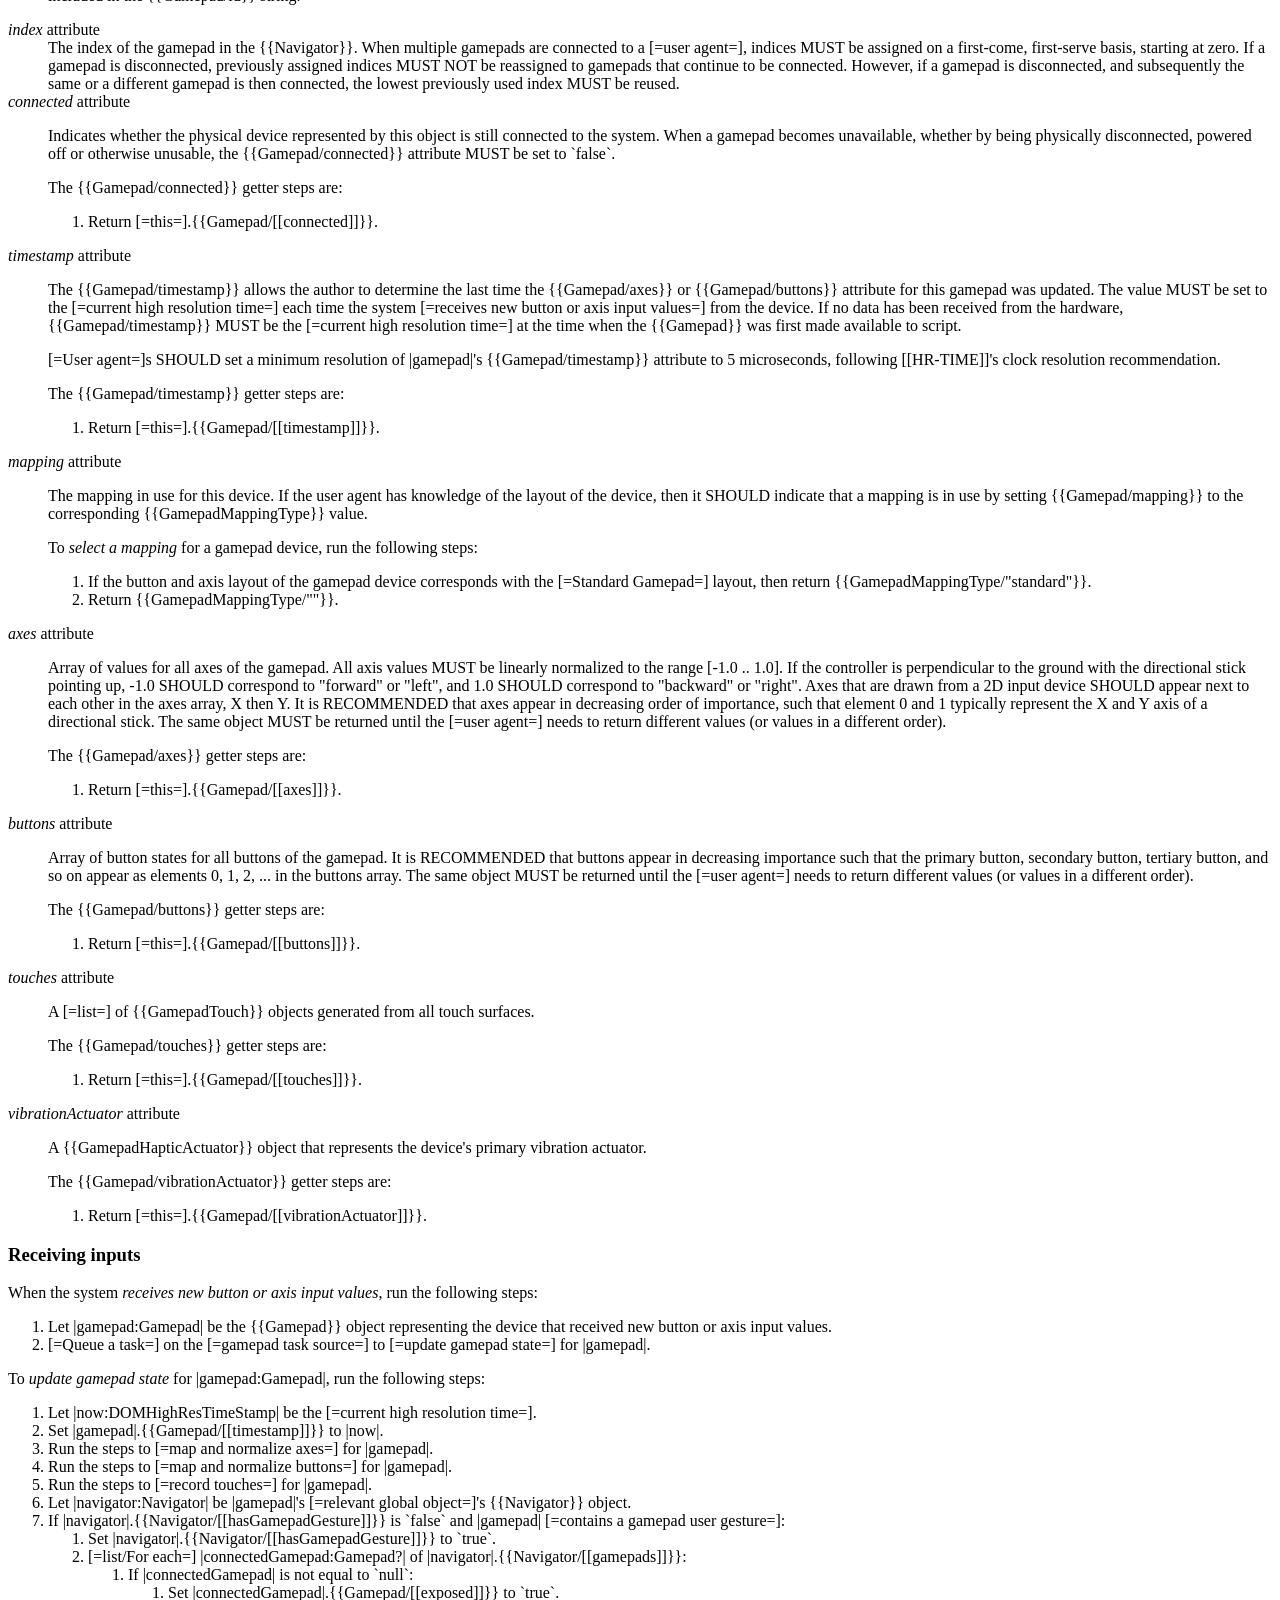
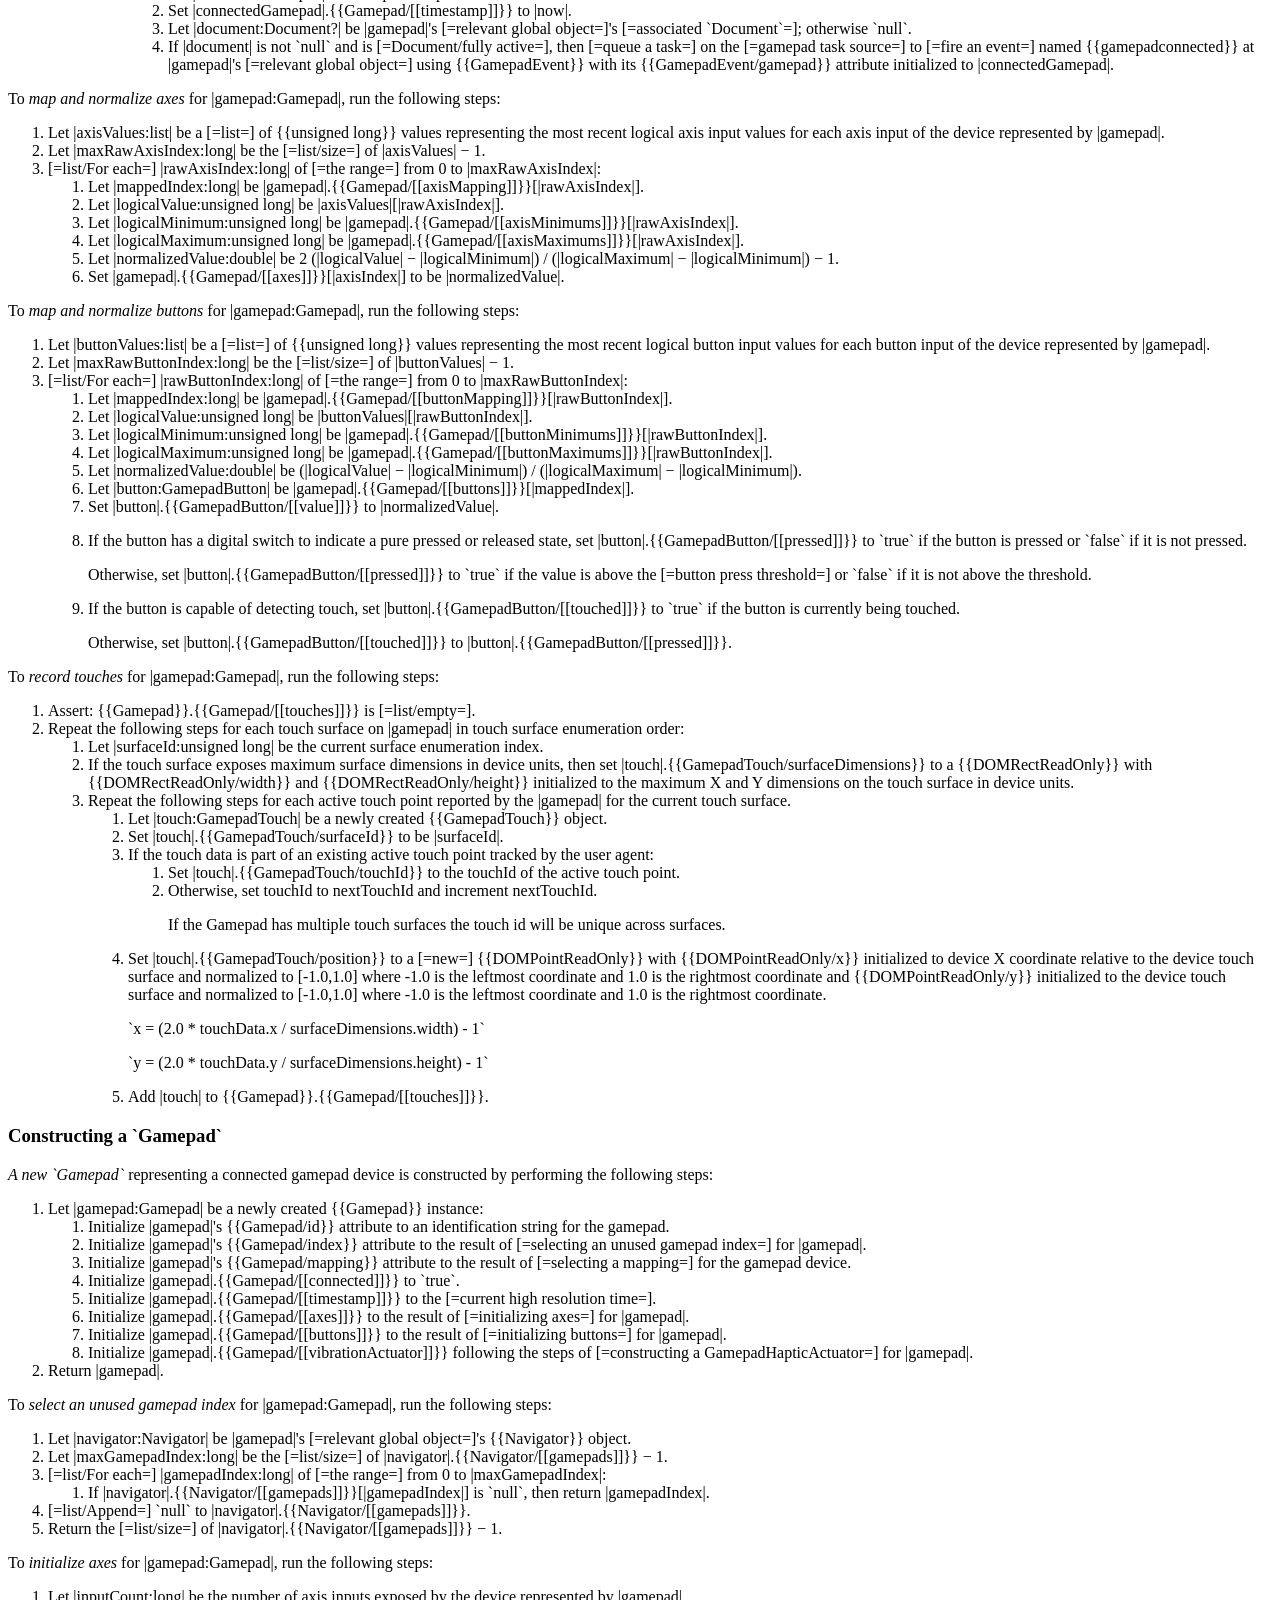
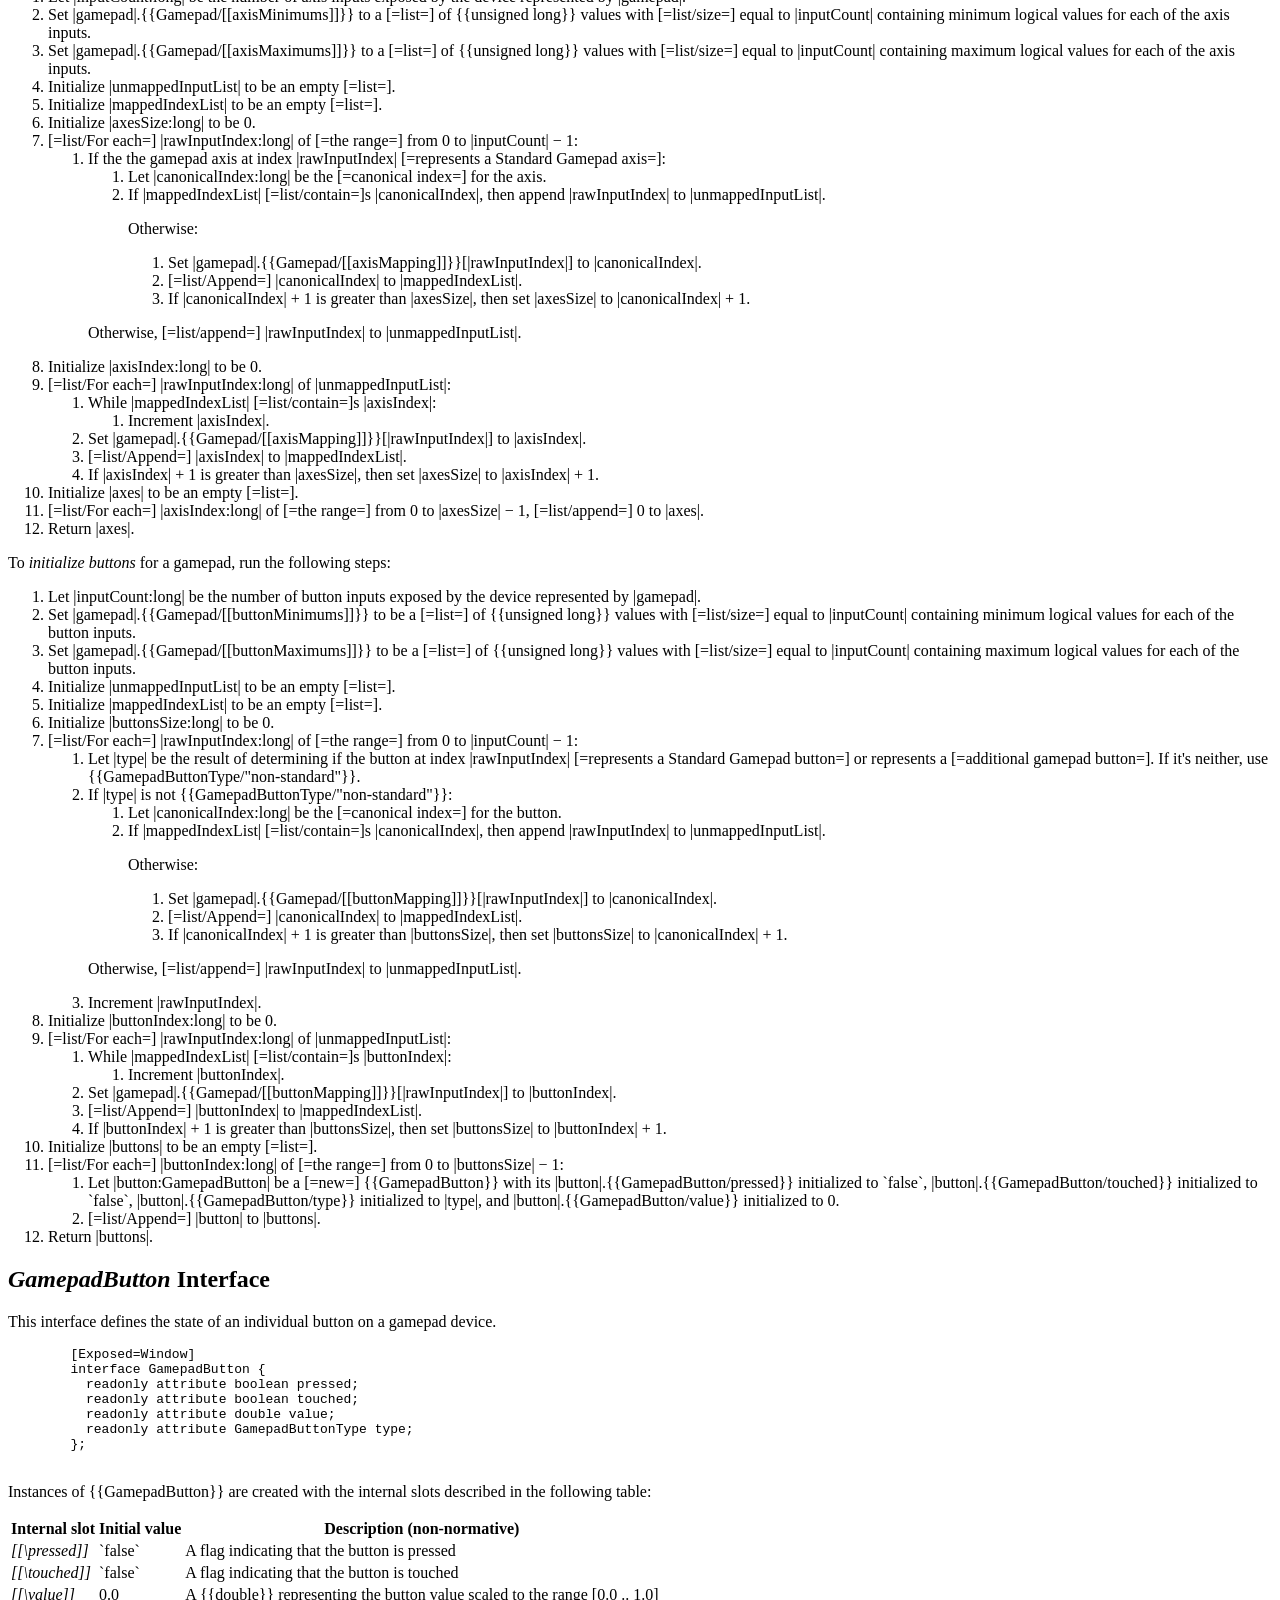
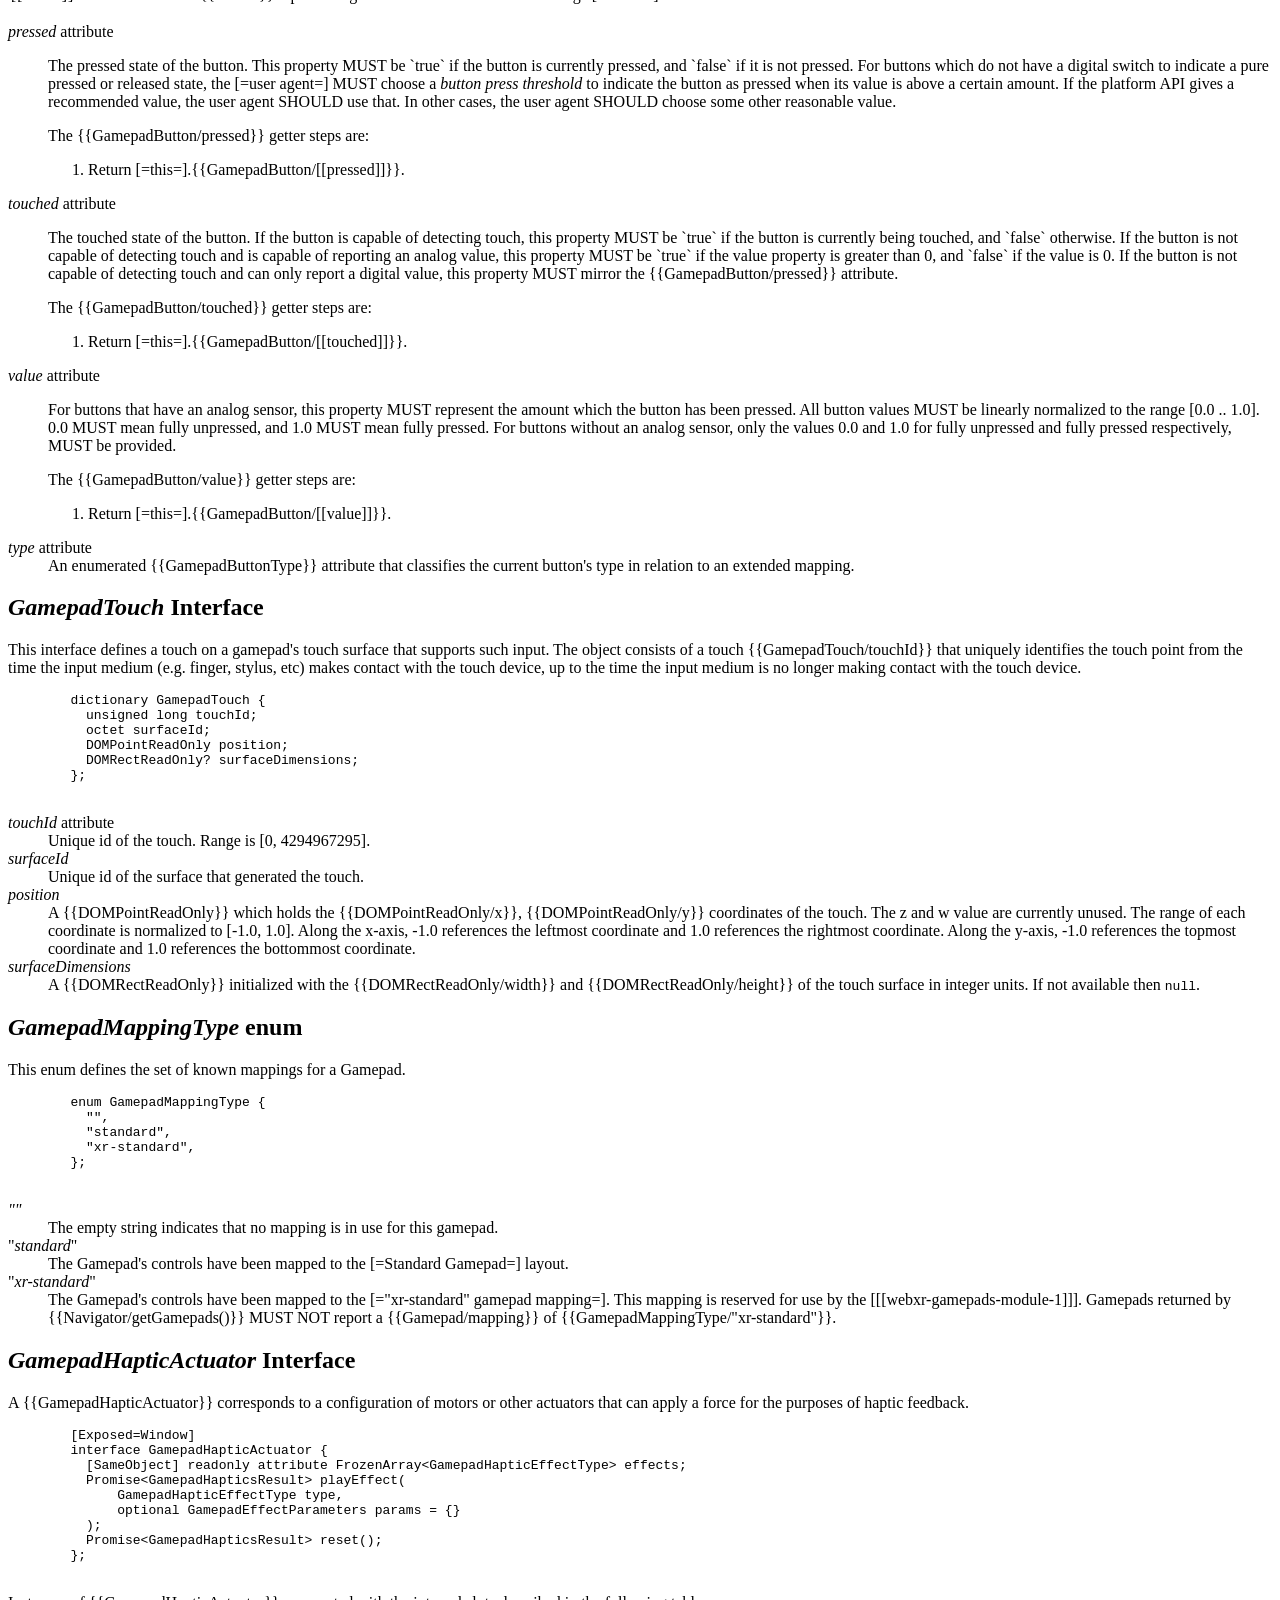
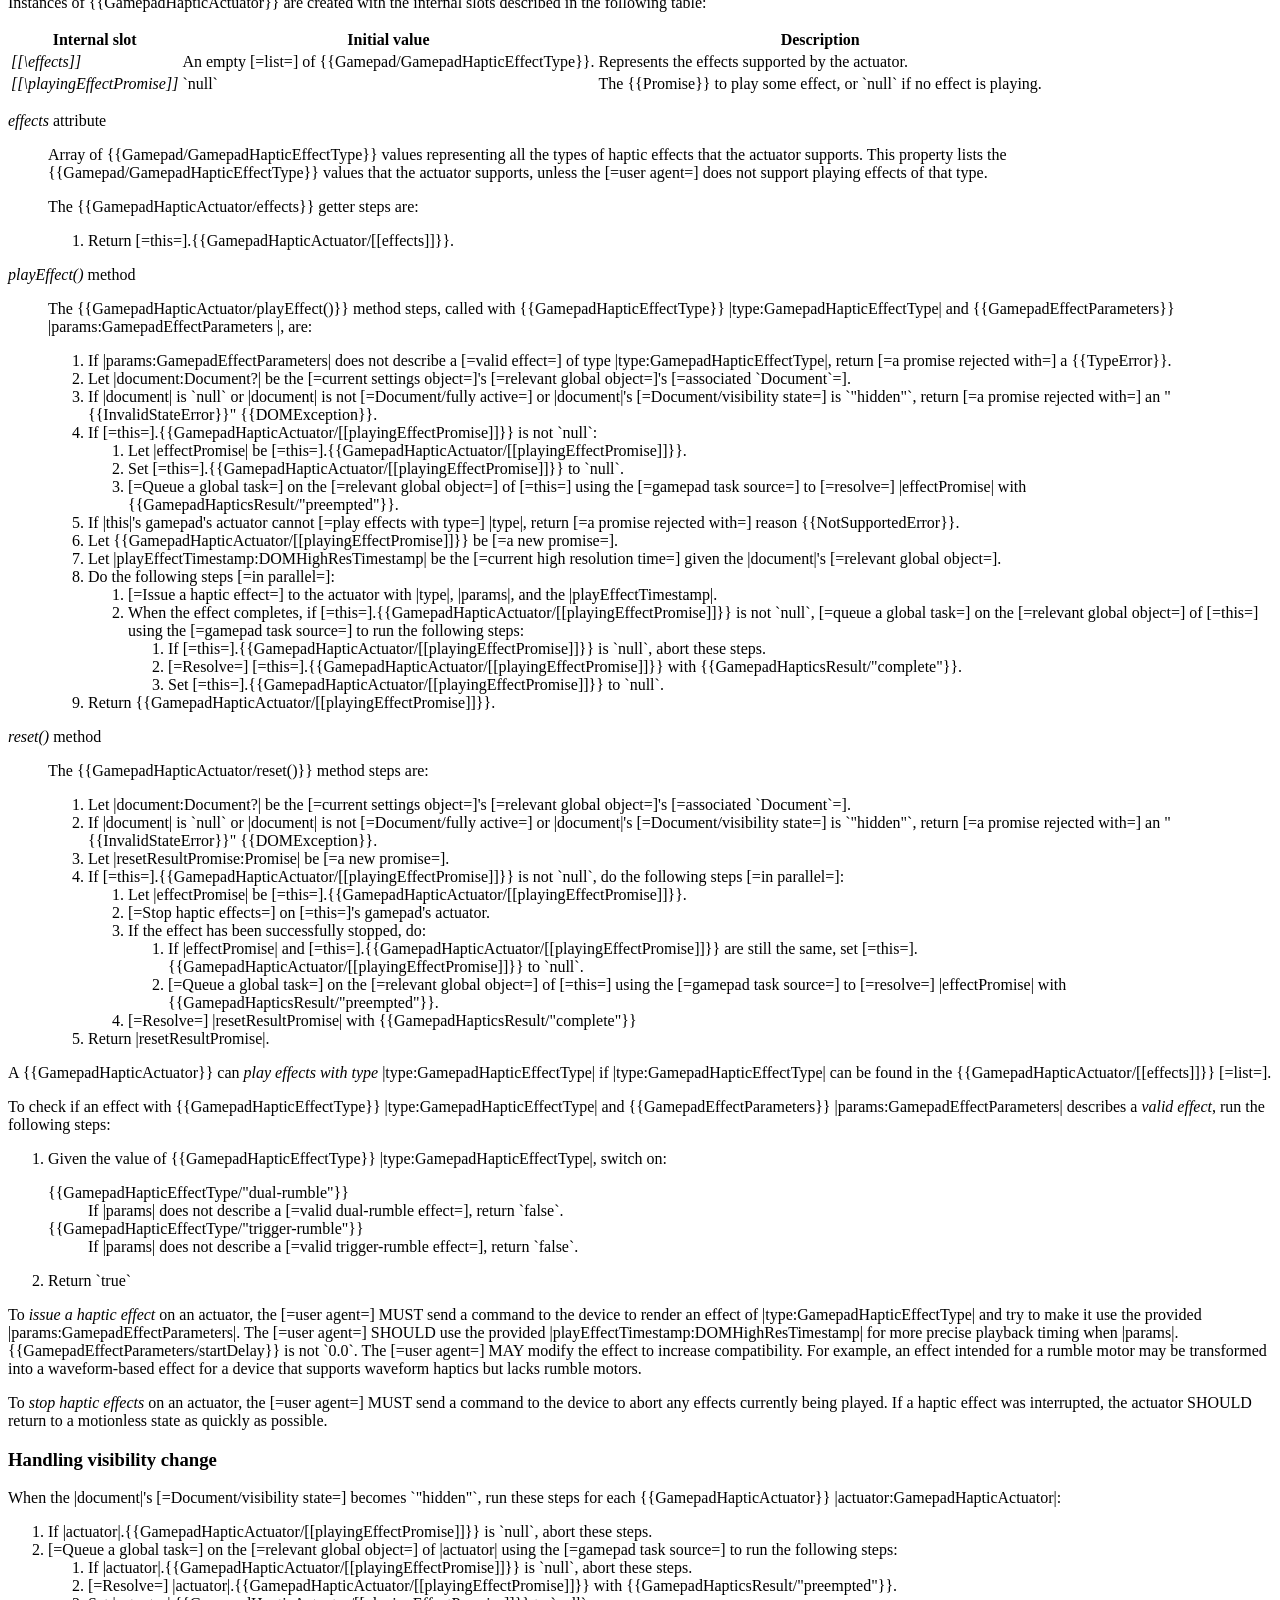
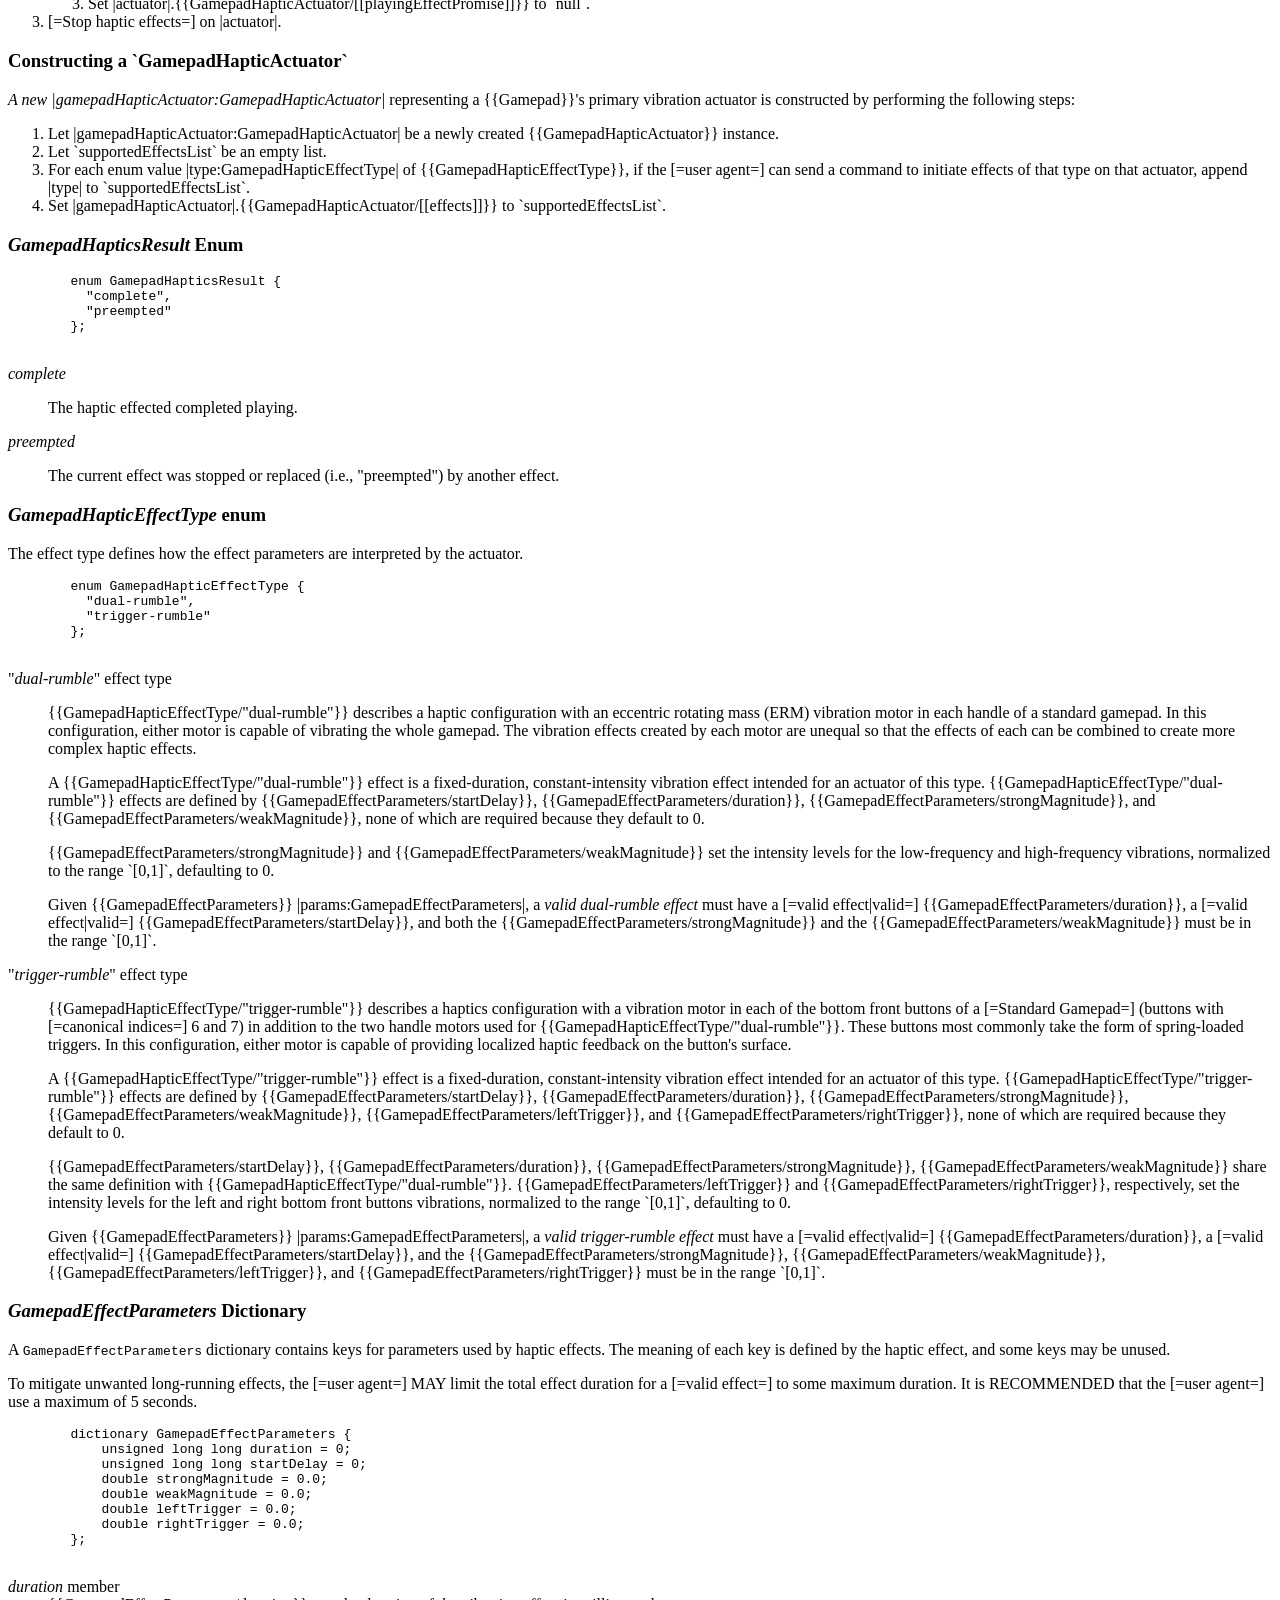
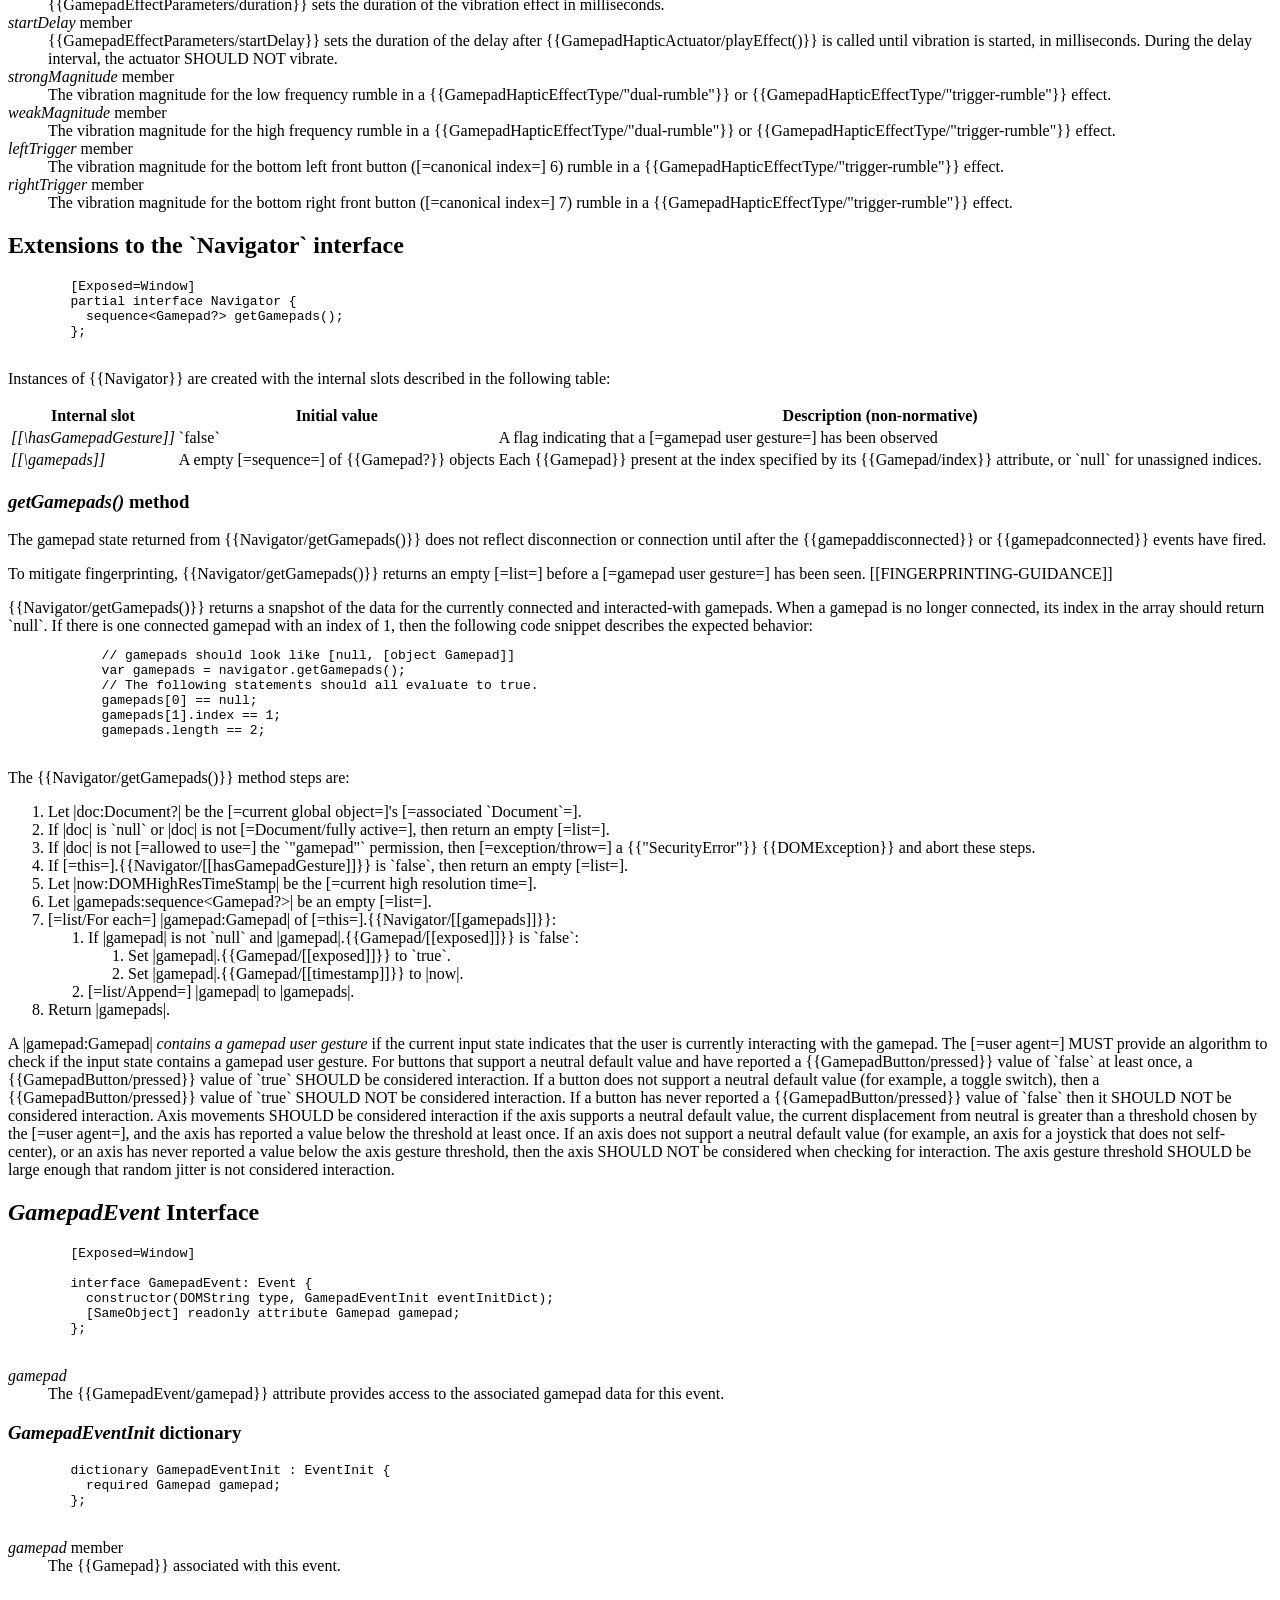
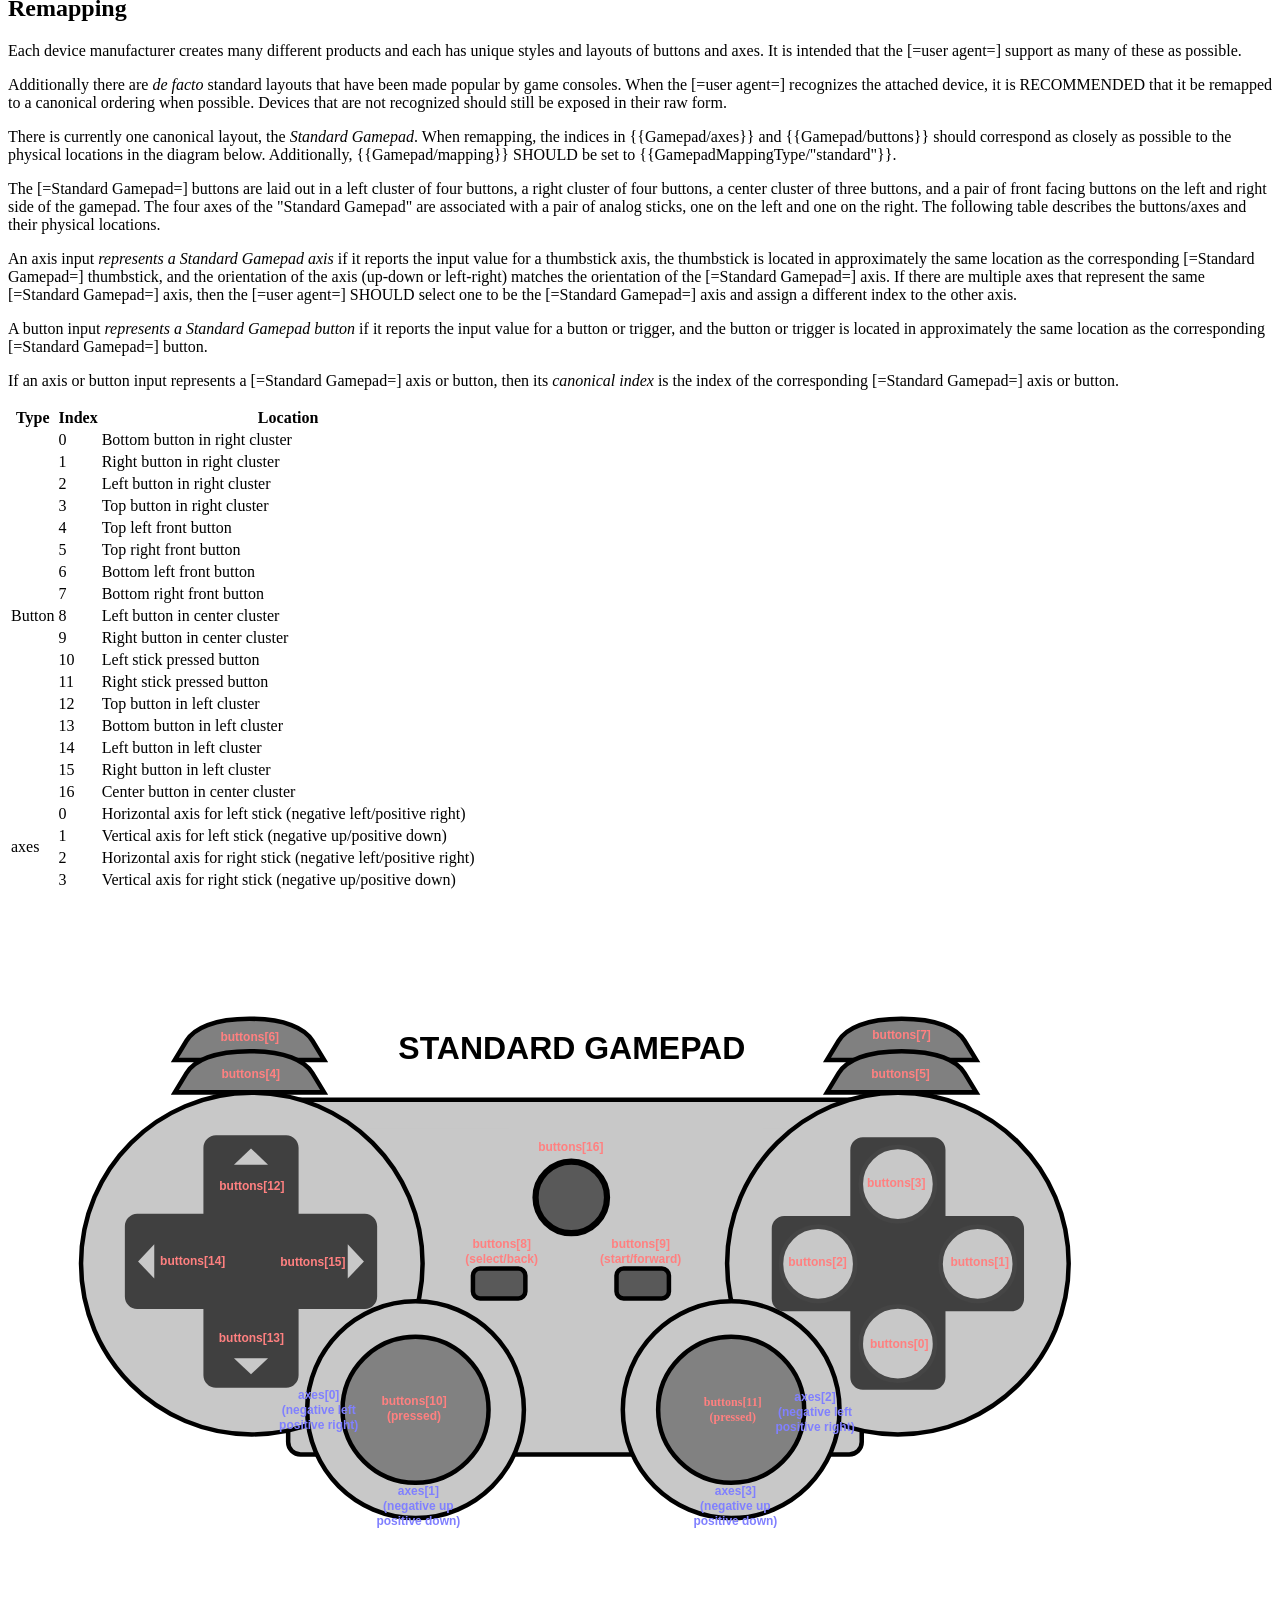
<file: gamepad/gamepad.html>
<!DOCTYPE html>
<html lang="en">
  <head>
    <title>Gamepad</title>
    <meta charset="utf-8">
    <script>
      // This redirects to the root while preserving the query string and hash.
      window.location.href = window.location.href.replace(
        '/gamepad.html',
        window.location.protocol === 'file:' ? '/index.html' : '/'
      );
    </script>
  </head>
  <body>
  </body>
</html>
</file>
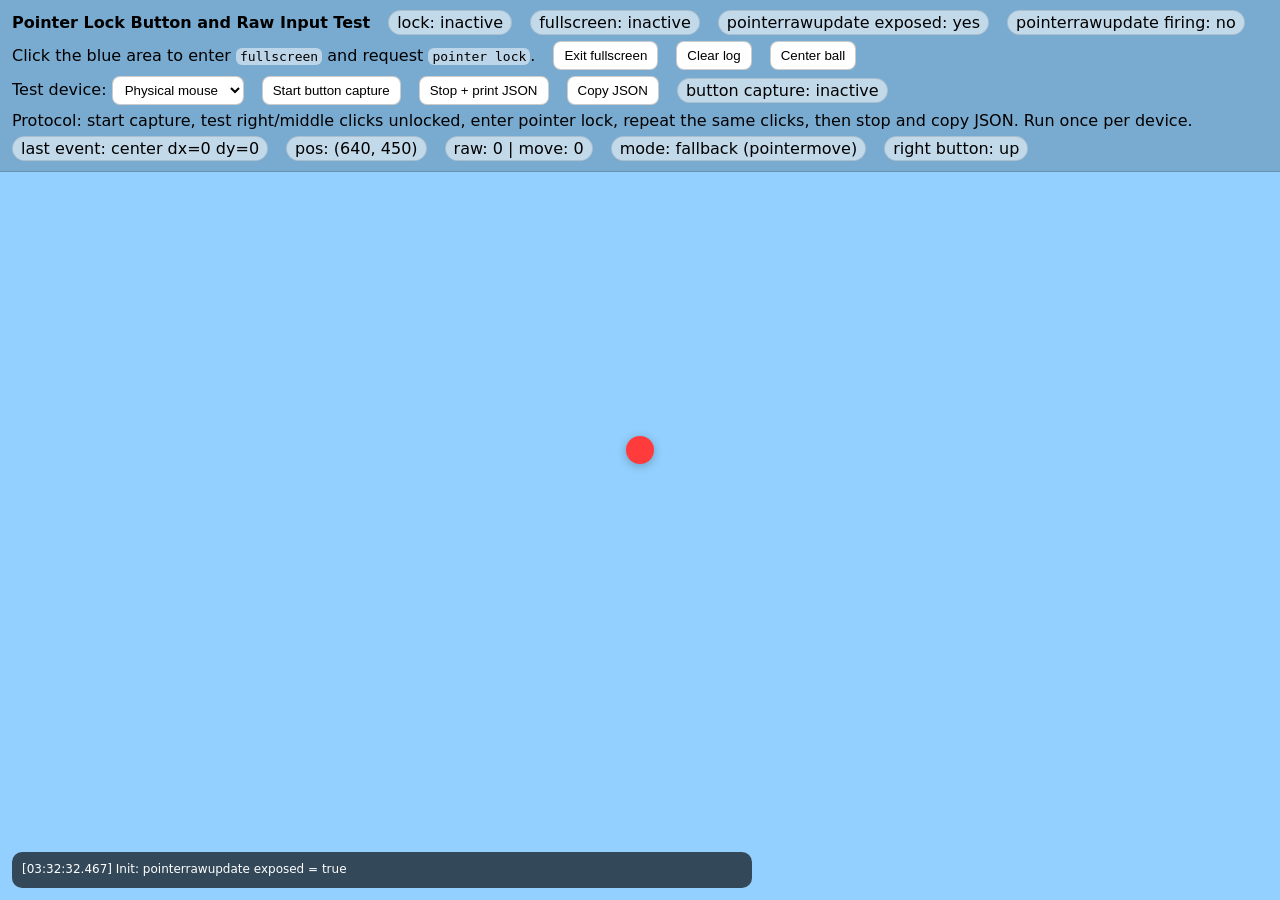
<file: api-tests/pointer-lock/input-diagnostics.html>
<!DOCTYPE html>
<html lang="en">
<head>
  <meta charset="utf-8" />
  <meta name="viewport" content="width=device-width,initial-scale=1" />
  <title>Pointer Lock Button and Raw Input Test</title>
  <style>
    html, body {
      margin: 0;
      height: 100%;
      background: #f6f04a;
      font-family: system-ui, -apple-system, Segoe UI, Roboto, Arial, sans-serif;
    }

    #container {
      position: relative;
      height: 100%;
    }

    #hud {
      position: absolute;
      top: 0;
      left: 0;
      right: 0;
      z-index: 10;
      padding: 10px 12px;
      background: rgba(0, 0, 0, 0.18);
      border-bottom: 1px solid rgba(0, 0, 0, 0.15);
      display: grid;
      gap: 6px;
    }

    #hud .row {
      display: flex;
      flex-wrap: wrap;
      gap: 10px 18px;
      align-items: center;
    }

    #stage {
      position: absolute;
      inset: 0;
      overflow: hidden;
      background: #93d0ff;
      cursor: pointer;
    }

    #ball {
      position: absolute;
      width: 28px;
      height: 28px;
      border-radius: 50%;
      background: #ff3b3b;
      box-shadow: 0 2px 10px rgba(0,0,0,0.25);
      transform: translate(-50%, -50%);
      left: 50%;
      top: 50%;
    }

    #log {
      position: absolute;
      left: 12px;
      bottom: 12px;
      width: min(720px, calc(100% - 24px));
      max-height: 38%;
      overflow: auto;
      background: rgba(0,0,0,0.65);
      color: #fff;
      padding: 10px;
      border-radius: 10px;
      font-size: 12px;
      line-height: 1.3;
      white-space: pre-wrap;
      z-index: 5;
    }

    button {
      padding: 6px 10px;
      border-radius: 8px;
      border: 1px solid rgba(0,0,0,0.2);
      background: #fff;
      cursor: pointer;
    }

    select {
      padding: 5px 8px;
      border-radius: 8px;
      border: 1px solid rgba(0,0,0,0.2);
      background: #fff;
    }

    code {
      background: rgba(255,255,255,0.5);
      padding: 1px 4px;
      border-radius: 6px;
    }

    .pill {
      padding: 2px 8px;
      border-radius: 999px;
      background: rgba(255,255,255,0.55);
      border: 1px solid rgba(0,0,0,0.12);
    }
  </style>
</head>

<body>
<div id="container">
  <div id="hud">
    <div class="row">
      <strong>Pointer Lock Button and Raw Input Test</strong>
      <span class="pill" id="statusLock">lock: unknown</span>
      <span class="pill" id="statusFS">fullscreen: unknown</span>
      <span class="pill" id="statusRawExposed">pointerrawupdate exposed: unknown</span>
      <span class="pill" id="statusRawFiring">pointerrawupdate firing: unknown</span>
    </div>
    <div class="row">
      <span>Click the blue area to enter <code>fullscreen</code> and request <code>pointer lock</code>.</span>
      <button id="btnExit">Exit fullscreen</button>
      <button id="btnClear">Clear log</button>
      <button id="btnCenter">Center ball</button>
    </div>
    <div class="row">
      <label>Test device:
        <select id="testDevice">
          <option value="physical-mouse">Physical mouse</option>
          <option value="touchpad">Touchpad</option>
        </select>
      </label>
      <button id="btnStartButtons">Start button capture</button>
      <button id="btnStopButtons">Stop + print JSON</button>
      <button id="btnCopyButtons">Copy JSON</button>
      <span class="pill" id="buttonCaptureStatus">button capture: inactive</span>
    </div>
    <div class="row">
      <span>Protocol: start capture, test right/middle clicks unlocked, enter pointer lock,
        repeat the same clicks, then stop and copy JSON. Run once per device.</span>
    </div>
    <div class="row">
      <span class="pill" id="lastEvent">last event: none</span>
      <span class="pill" id="pos">pos: (0, 0)</span>
      <span class="pill" id="counts">raw: 0 | move: 0</span>
      <span class="pill" id="mode">mode: unknown</span>
      <span class="pill" id="rightBtn">right button: up</span>
    </div>
  </div>

  <div id="stage" tabindex="0" aria-label="stage">
    <div id="ball"></div>
    <div id="log"></div>
  </div>
</div>

<script>
(() => {
  const container = document.getElementById('container');
  const stage = document.getElementById('stage');
  const ball  = document.getElementById('ball');
  const logEl = document.getElementById('log');

  const statusLock = document.getElementById('statusLock');
  const statusFS   = document.getElementById('statusFS');
  const statusRawExposed = document.getElementById('statusRawExposed');
  const statusRawFiring  = document.getElementById('statusRawFiring');

  const lastEventEl = document.getElementById('lastEvent');
  const posEl = document.getElementById('pos');
  const countsEl = document.getElementById('counts');
  const modeEl = document.getElementById('mode');
  const rightBtnEl = document.getElementById('rightBtn');

  const btnExit = document.getElementById('btnExit');
  const btnClear = document.getElementById('btnClear');
  const btnCenter = document.getElementById('btnCenter');
  const btnStartButtons = document.getElementById('btnStartButtons');
  const btnStopButtons = document.getElementById('btnStopButtons');
  const btnCopyButtons = document.getElementById('btnCopyButtons');
  const testDevice = document.getElementById('testDevice');
  const buttonCaptureStatus = document.getElementById('buttonCaptureStatus');

  let x = 0, y = 0;
  let rawCount = 0, moveCount = 0;

  const rawExposed = ('onpointerrawupdate' in window);
  let rawFiredEver = false;

  let useRawForMotion = false;
  let rawHasUsableDelta = false;
  let rawZeroStreak = 0;
  let moveNonzeroSeen = false;
  let lockStartTime = 0;

  let buttonCaptureSequence = 0;
  let buttonCapture = null;
  const pendingDownButton = {pointer: null, mouse: null};

  function log(msg) {
    const t = new Date().toISOString().slice(11, 23);
    logEl.textContent += `[${t}] ${msg}\n`;
    logEl.scrollTop = logEl.scrollHeight;
    console.log(msg);
  }

  function buttonsNames(buttons) {
    const names = [];
    if (buttons & 1) names.push('left');
    if (buttons & 2) names.push('right');
    if (buttons & 4) names.push('middle');
    if (buttons & 8) names.push('back');
    if (buttons & 16) names.push('forward');
    return names.length ? names.join('+') : 'none';
  }

  function captureEnvironment() {
    return {
      userAgent: navigator.userAgent,
      platform: navigator.platform,
      devicePixelRatio: window.devicePixelRatio,
      viewport: `${window.innerWidth}x${window.innerHeight}`,
      pointerRawUpdateExposed: rawExposed
    };
  }

  function updateButtonCaptureStatus() {
    const active = buttonCapture && buttonCapture.active;
    const count = buttonCapture ? buttonCapture.events.length : 0;
    buttonCaptureStatus.textContent = active
      ? `button capture: ${buttonCapture.label} (${count} events)`
      : `button capture: inactive (${count} events)`;
  }

  function startButtonCapture(label = testDevice.value) {
    buttonCaptureSequence++;
    pendingDownButton.pointer = null;
    pendingDownButton.mouse = null;
    buttonCapture = {
      sequence: buttonCaptureSequence,
      label,
      active: true,
      startedAt: new Date().toISOString(),
      startPerformanceMs: performance.now(),
      pointerLockAtStart: Boolean(document.pointerLockElement),
      environment: captureEnvironment(),
      lockTransitions: [],
      events: []
    };
    updateButtonCaptureStatus();
    console.log('[PointerButtonTest] capture started', buttonCapture);
    log(`Button capture started: ${label}`);
    return buttonCapture;
  }

  function buttonCaptureSnapshot() {
    if (!buttonCapture) return null;
    const mismatches = buttonCapture.events.filter(e => e.pairResult === 'MISMATCH');
    return {
      sequence: buttonCapture.sequence,
      label: buttonCapture.label,
      active: buttonCapture.active,
      startedAt: buttonCapture.startedAt,
      elapsedMs: Number((performance.now() - buttonCapture.startPerformanceMs).toFixed(1)),
      pointerLockAtStart: buttonCapture.pointerLockAtStart,
      pointerLockNow: Boolean(document.pointerLockElement),
      environment: buttonCapture.environment,
      lockTransitions: buttonCapture.lockTransitions,
      eventCount: buttonCapture.events.length,
      mismatchCount: mismatches.length,
      events: buttonCapture.events
    };
  }

  function stopButtonCapture() {
    if (!buttonCapture) return null;
    buttonCapture.active = false;
    const snapshot = buttonCaptureSnapshot();
    updateButtonCaptureStatus();
    console.log('[PointerButtonTest] final summary', snapshot);
    console.log(`[PointerButtonTest] JSON\n${JSON.stringify(snapshot, null, 2)}`);
    log(`Button capture stopped: ${snapshot.eventCount} events, ${snapshot.mismatchCount} mismatches`);
    return snapshot;
  }

  function isTestSurfaceEvent(e) {
    return Boolean(document.pointerLockElement) || e.composedPath().includes(stage);
  }

  function recordButtonEvent(e, eventInterface) {
    if (!buttonCapture || !buttonCapture.active || !isTestSurfaceEvent(e)) return;

    let pairedDownButton = null;
    let pairResult = null;
    if (e.type === `${eventInterface}down`) {
      pendingDownButton[eventInterface] = e.button;
    } else if (e.type === `${eventInterface}up`) {
      pairedDownButton = pendingDownButton[eventInterface];
      if (pairedDownButton !== null) {
        pairResult = pairedDownButton === e.button ? 'MATCH' : 'MISMATCH';
      } else {
        pairResult = 'NO_DOWN_EVENT';
      }
      pendingDownButton[eventInterface] = null;
    }

    const entry = {
      index: buttonCapture.events.length + 1,
      elapsedMs: Number((performance.now() - buttonCapture.startPerformanceMs).toFixed(1)),
      lock: document.pointerLockElement ? 'locked' : 'unlocked',
      interface: eventInterface,
      type: e.type,
      button: e.button,
      buttonName: buttonName(e.button),
      buttons: e.buttons,
      buttonsNames: buttonsNames(e.buttons),
      pairedDownButton,
      pairResult,
      pointerType: e.pointerType || null,
      pointerId: Number.isFinite(e.pointerId) ? e.pointerId : null,
      isPrimary: typeof e.isPrimary === 'boolean' ? e.isPrimary : null,
      detail: e.detail,
      clientX: Number(e.clientX.toFixed(2)),
      clientY: Number(e.clientY.toFixed(2)),
      movementX: e.movementX || 0,
      movementY: e.movementY || 0,
      timeStamp: Number(e.timeStamp.toFixed(3)),
      isTrusted: e.isTrusted,
      firesTouchEvents: e.sourceCapabilities
        ? e.sourceCapabilities.firesTouchEvents
        : null
    };
    buttonCapture.events.push(entry);
    updateButtonCaptureStatus();
    console.log('[PointerButtonTest] event', entry);
    if (pairResult === 'MISMATCH') {
      console.error('[PointerButtonTest] BUTTON MISMATCH', entry);
    }
  }

  function setLastEvent(name, dx, dy) {
    lastEventEl.textContent = `last event: ${name} dx=${dx} dy=${dy}`;
    posEl.textContent = `pos: (${Math.round(x)}, ${Math.round(y)})`;
    countsEl.textContent = `raw: ${rawCount} | move: ${moveCount}`;
    modeEl.textContent = `mode: ${useRawForMotion ? 'raw (pointerrawupdate)' : 'fallback (pointermove)'}`;
  }

  function clampToStage() {
    const r = stage.getBoundingClientRect();
    x = Math.max(0, Math.min(r.width, x));
    y = Math.max(0, Math.min(r.height, y));
  }

  function paintBall() {
    ball.style.left = `${x}px`;
    ball.style.top  = `${y}px`;
  }

  function centerBall() {
    const r = stage.getBoundingClientRect();
    x = r.width / 2;
    y = r.height / 2;
    paintBall();
    setLastEvent('center', 0, 0);
  }

  function updateStatus() {
    statusLock.textContent = `lock: ${document.pointerLockElement ? 'ACTIVE' : 'inactive'}`;
    statusFS.textContent = `fullscreen: ${document.fullscreenElement ? 'ACTIVE' : 'inactive'}`;
    statusRawExposed.textContent = `pointerrawupdate exposed: ${rawExposed ? 'yes' : 'no'}`;
    statusRawFiring.textContent = `pointerrawupdate firing: ${rawFiredEver ? 'yes' : 'no'}`;
    modeEl.textContent = `mode: ${useRawForMotion ? 'raw (pointerrawupdate)' : 'fallback (pointermove)'}`;
  }

  function applyDelta(dx, dy, sourceName) {
    x += dx;
    y += dy;
    clampToStage();
    paintBall();
    setLastEvent(sourceName, dx, dy);
  }

  function maybeFallbackFromRaw() {
    if (!document.pointerLockElement) return;
    if (rawHasUsableDelta) return;
    if (useRawForMotion) return;

    const timedOut = (performance.now() - lockStartTime) > 400;

    if ((rawZeroStreak >= 20 || timedOut) && moveNonzeroSeen) {
      log('pointerrawupdate fired but did not provide usable movementX/Y; using pointermove fallback');
      useRawForMotion = false;
      updateStatus();
    }
  }

  function handleRaw(e) {
    if (!document.pointerLockElement) return;

    rawCount++;
    rawFiredEver = true;

    const dx = e.movementX || 0;
    const dy = e.movementY || 0;

    // Inspect coalesced events and verify their deltas sum to the parent's
    const coalesced = e.getCoalescedEvents ? e.getCoalescedEvents() : [];
    let coalescedSumX = 0, coalescedSumY = 0;
    for (const ce of coalesced) {
      coalescedSumX += ce.movementX || 0;
      coalescedSumY += ce.movementY || 0;
    }

    if (rawCount === 1) {
      const cancelable = typeof e.cancelable === 'boolean' ? e.cancelable : 'n/a';
      if (coalesced.length > 0) {
        log(`pointerrawupdate fired (first). coalesced[${coalesced.length}] sum=(${coalescedSumX},${coalescedSumY}) parent=(${dx},${dy}). cancelable=${cancelable}`);
      } else {
        log(`pointerrawupdate fired (first). getCoalescedEvents returned 0 events. cancelable=${cancelable}`);
      }
    }

    const parentNonZero = dx !== 0 || dy !== 0;
    if (coalesced.length > 0 && parentNonZero) {
      const sumMatchesParent = coalescedSumX === dx && coalescedSumY === dy;
      if (coalescedSumX === 0 && coalescedSumY === 0) {
        log(`BUG #${rawCount}: coalesced[${coalesced.length}] sum=(0,0) but parent=(${dx},${dy}) — coalesced movementX/Y all zero despite non-zero parent`);
      } else if (!sumMatchesParent) {
        log(`MISMATCH #${rawCount}: coalesced[${coalesced.length}] sum=(${coalescedSumX},${coalescedSumY}) != parent=(${dx},${dy})`);
      } else {
        log(`OK #${rawCount}: coalesced[${coalesced.length}] sum=(${coalescedSumX},${coalescedSumY}) matches parent=(${dx},${dy})`);
      }
    }

    if (dx !== 0 || dy !== 0) {
      rawHasUsableDelta = true;
      rawZeroStreak = 0;

      if (!useRawForMotion) {
        useRawForMotion = true;
        log('pointerrawupdate has usable movementX/Y; switching to raw input path');
      }

      applyDelta(dx, dy, 'pointerrawupdate');
    } else {
      rawZeroStreak++;
      if (!rawHasUsableDelta && rawCount === 1) {
        log('pointerrawupdate fired but movementX/Y are 0 so far');
      }
      maybeFallbackFromRaw();
      setLastEvent('pointerrawupdate (0,0)', dx, dy);
    }

    updateStatus();
  }

  function handleMove(e) {
    if (!document.pointerLockElement) return;

    moveCount++;
    const dx = e.movementX || 0;
    const dy = e.movementY || 0;

    if (dx !== 0 || dy !== 0) {
      moveNonzeroSeen = true;
    }

    if (useRawForMotion) {
      setLastEvent('pointermove (ignored; raw active)', dx, dy);
      return;
    }

    applyDelta(dx, dy, 'pointermove');
    updateStatus();
  }

  async function requestFullscreenAndLock() {
    try {
      if (!document.fullscreenElement) {
        await container.requestFullscreen();
        log('Entered fullscreen');
      }
    } catch (e) {
      log(`Fullscreen request failed: ${e.name}: ${e.message}`);
      throw e;
    }

    try {
      stage.requestPointerLock();
      log('Requested pointer lock');
    } catch (e) {
      log(`requestPointerLock() threw: ${e.name}: ${e.message}`);
      throw e;
    }
  }

  stage.addEventListener('click', () => {
    log('Click: requesting fullscreen + pointer lock');
    requestFullscreenAndLock();
  });

  document.addEventListener('pointerlockchange', () => {
    if (buttonCapture && buttonCapture.active) {
      const transition = {
        elapsedMs: Number((performance.now() - buttonCapture.startPerformanceMs).toFixed(1)),
        locked: Boolean(document.pointerLockElement)
      };
      buttonCapture.lockTransitions.push(transition);
      console.log('[PointerButtonTest] pointer lock changed', transition);
    }
    if (document.pointerLockElement) {
      log('pointerlockchange: LOCKED');
      lockStartTime = performance.now();

      useRawForMotion = false;
      rawHasUsableDelta = false;
      rawZeroStreak = 0;
      moveNonzeroSeen = false;

      centerBall();
      stage.focus();

      setTimeout(() => {
        maybeFallbackFromRaw();
        log(`(post-lock) rawExposed=${rawExposed}, rawFiredEver=${rawFiredEver}, rawHasUsableDelta=${rawHasUsableDelta}, useRawForMotion=${useRawForMotion}`);
        updateStatus();
      }, 1200);
    } else {
      log('pointerlockchange: UNLOCKED');
      // useRawForMotion = false;
      rawHasUsableDelta = false;
      rawZeroStreak = 0;
      moveNonzeroSeen = false;
    }
    updateStatus();
  });

  document.addEventListener('pointerlockerror', (e) => {
    updateStatus();
    log(`pointerlockerror: ${e.type}`);
  });

  document.addEventListener('fullscreenchange', () => {
    updateStatus();
    log(`fullscreenchange: ${document.fullscreenElement ? 'ENTER' : 'EXIT'}`);
  });

  window.addEventListener('focus', () => log('window focus'));
  window.addEventListener('blur',  () => log('window blur'));

  document.addEventListener('pointerrawupdate', handleRaw);
  document.addEventListener('pointermove', handleMove);

  function buttonName(button) {
    switch (button) {
      case 0: return 'left';
      case 1: return 'middle';
      case 2: return 'right';
      case 3: return 'back';
      case 4: return 'forward';
      default: return `button${button}`;
    }
  }

  function handlePointerDown(e) {
    const name = buttonName(e.button);
    if (e.button === 2) rightBtnEl.textContent = 'right button: DOWN';
    log(`pointerdown: button=${e.button} (${name}) buttons=${e.buttons} pointerType=${e.pointerType} at (${Math.round(e.clientX)}, ${Math.round(e.clientY)})`);
    recordButtonEvent(e, 'pointer');
    setLastEvent(`pointerdown (${name})`, 0, 0);
  }

  function handlePointerUp(e) {
    const name = buttonName(e.button);
    if (e.button === 2) rightBtnEl.textContent = 'right button: up';
    log(`pointerup: button=${e.button} (${name}) buttons=${e.buttons} pointerType=${e.pointerType} at (${Math.round(e.clientX)}, ${Math.round(e.clientY)})`);
    recordButtonEvent(e, 'pointer');
    setLastEvent(`pointerup (${name})`, 0, 0);
  }

  // Suppress the browser context menu so right-click down/up can be observed
  // like any other button instead of being swallowed by a context menu.
  stage.addEventListener('contextmenu', (e) => {
    recordButtonEvent(e, 'mouse');
    e.preventDefault();
  });

  document.addEventListener('pointerdown', handlePointerDown);
  document.addEventListener('pointerup', handlePointerUp);
  document.addEventListener('click', e => recordButtonEvent(e, 'mouse'));
  document.addEventListener('auxclick', e => recordButtonEvent(e, 'mouse'));

  function handleMouseDown(e) {
    const name = buttonName(e.button);
    if (e.button === 2) rightBtnEl.textContent = 'right button: DOWN';
    log(`mousedown: button=${e.button} (${name}) buttons=${e.buttons} at (${Math.round(e.clientX)}, ${Math.round(e.clientY)})`);
    recordButtonEvent(e, 'mouse');
    setLastEvent(`mousedown (${name})`, 0, 0);
  }

  function handleMouseUp(e) {
    const name = buttonName(e.button);
    if (e.button === 2) rightBtnEl.textContent = 'right button: up';
    log(`mouseup: button=${e.button} (${name}) buttons=${e.buttons} at (${Math.round(e.clientX)}, ${Math.round(e.clientY)})`);
    recordButtonEvent(e, 'mouse');
    setLastEvent(`mouseup (${name})`, 0, 0);
  }

  document.addEventListener('mousedown', handleMouseDown);
  document.addEventListener('mouseup', handleMouseUp);

  window.addEventListener('keydown', (e) => {
    log(`keydown: code=${e.code} key=${e.key}`);
  });

  btnExit.addEventListener('click', async () => {
    try {
      if (document.pointerLockElement) document.exitPointerLock();
      if (document.fullscreenElement) await document.exitFullscreen();
      log('Exit requested');
    } catch (e) {
      log(`Exit failed: ${e.name}: ${e.message}`);
    }
    updateStatus();
  });

  btnClear.addEventListener('click', () => {
    logEl.textContent = '';
  });

  btnCenter.addEventListener('click', () => {
    centerBall();
    log('Centered ball');
  });

  btnStartButtons.addEventListener('click', () => {
    startButtonCapture(testDevice.value);
  });

  btnStopButtons.addEventListener('click', () => {
    stopButtonCapture();
  });

  btnCopyButtons.addEventListener('click', async () => {
    const snapshot = buttonCaptureSnapshot();
    if (!snapshot) {
      log('No button capture is available to copy');
      return;
    }
    const json = JSON.stringify(snapshot, null, 2);
    console.log(`[PointerButtonTest] JSON\n${json}`);
    try {
      await navigator.clipboard.writeText(json);
      log('Button capture JSON copied to clipboard');
    } catch (e) {
      log(`Clipboard copy failed (${e.name}); copy the [PointerButtonTest] JSON from DevTools`);
    }
  });

  window.pointerButtonDiagnostics = {
    start: startButtonCapture,
    stop: stopButtonCapture,
    snapshot: buttonCaptureSnapshot
  };

  updateStatus();
  centerBall();
  log(`Init: pointerrawupdate exposed = ${rawExposed}`);
  console.log(
    '[PointerButtonTest] Ready. Select the device and click Start button capture, or run ' +
    'pointerButtonDiagnostics.start("physical-mouse") / start("touchpad").');
})();
</script>
</body>
</html>
</file>
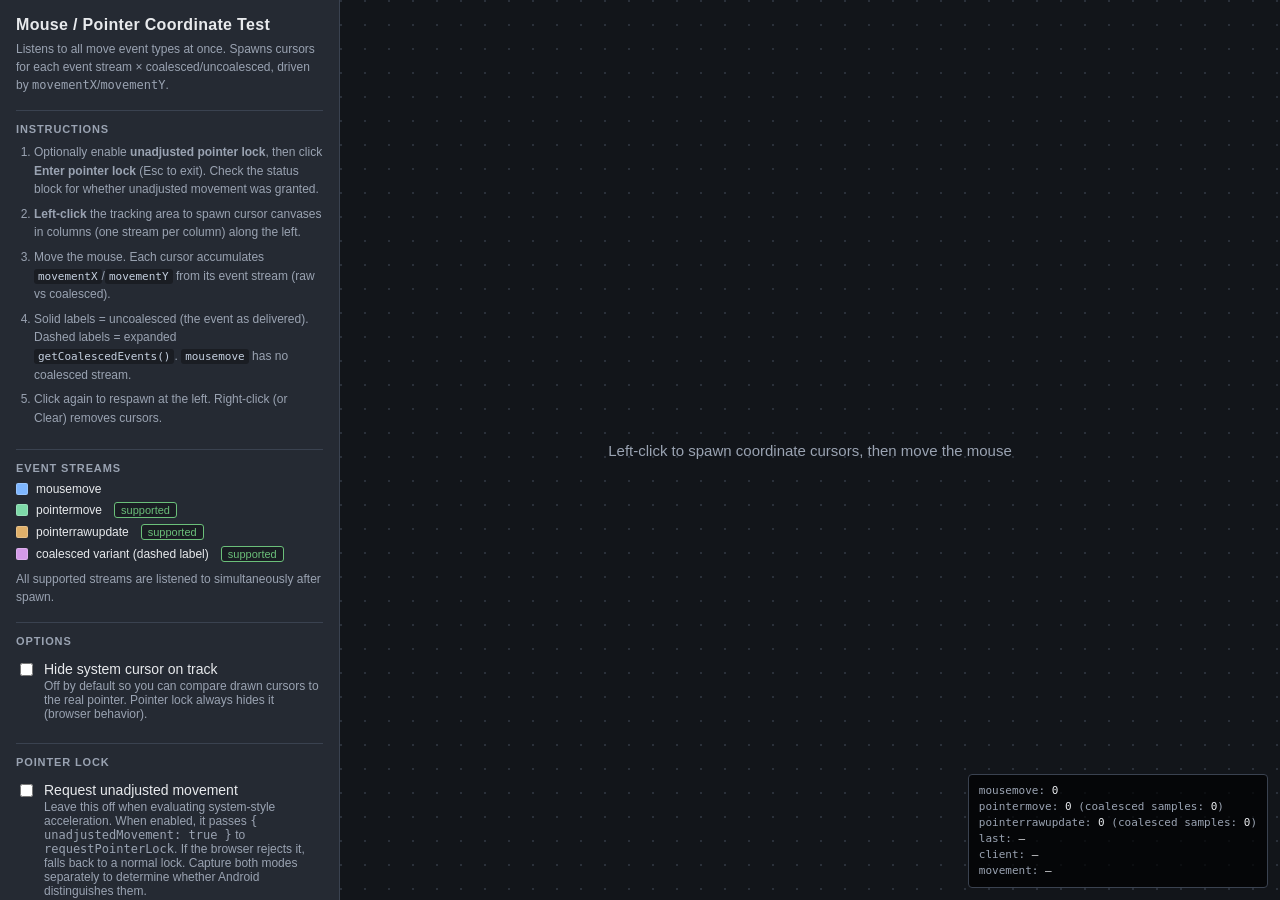
<file: api-tests/pointer-lock/mouse-sensitivity-test.html>
<!DOCTYPE html>
<html lang="en">
    <head>
        <meta charset="utf-8" />
        <meta name="viewport" content="width=device-width, initial-scale=1" />
        <title>Mouse / Pointer Coordinate Test</title>
        <style>
            :root {
                --bg: #1a1d23;
                --panel: #252a33;
                --border: #3a4250;
                --text: #e8eaed;
                --muted: #9aa3b2;
                --accent: #5b9fd4;
                --accent-dim: #3d6f96;
                --warn: #e0a04a;
                --ok: #6bbf7a;
                --err: #e07070;
                --track: #12151a;
                --mousemove: #7eb6ff;
                --pointermove: #7ed9a8;
                --pointerrawupdate: #e0b06a;
                --coalesced: #d49be8;
            }

            * {
                box-sizing: border-box;
            }

            html,
            body {
                margin: 0;
                height: 100%;
                background: var(--bg);
                color: var(--text);
                font-family: "IBM Plex Sans", "Segoe UI", sans-serif;
                font-size: 14px;
                overflow: hidden;
            }

            #app {
                display: grid;
                grid-template-columns: 340px 1fr;
                height: 100%;
            }

            #sidebar {
                background: var(--panel);
                border-right: 1px solid var(--border);
                padding: 16px;
                overflow-y: auto;
                display: flex;
                flex-direction: column;
                gap: 16px;
                z-index: 10;
            }

            h1 {
                margin: 0;
                font-size: 16px;
                font-weight: 600;
                letter-spacing: 0.02em;
            }

            h2 {
                margin: 0 0 8px;
                font-size: 11px;
                font-weight: 600;
                text-transform: uppercase;
                letter-spacing: 0.08em;
                color: var(--muted);
            }

            .section {
                border-top: 1px solid var(--border);
                padding-top: 12px;
            }

            label.option {
                display: flex;
                align-items: flex-start;
                gap: 8px;
                padding: 6px 0;
                cursor: pointer;
                user-select: none;
            }

            label.option input {
                margin-top: 2px;
                accent-color: var(--accent);
            }

            label.option .desc {
                display: block;
                color: var(--muted);
                font-size: 12px;
                margin-top: 2px;
            }

            button {
                appearance: none;
                border: 1px solid var(--border);
                background: #2e3542;
                color: var(--text);
                padding: 8px 12px;
                border-radius: 4px;
                cursor: pointer;
                font: inherit;
            }

            button:hover {
                border-color: var(--accent);
                background: #354054;
            }

            button.primary {
                background: var(--accent-dim);
                border-color: var(--accent);
            }

            button.primary:hover {
                background: var(--accent);
                color: #0d1117;
            }

            button:disabled {
                opacity: 0.45;
                cursor: not-allowed;
            }

            .row {
                display: flex;
                gap: 8px;
                flex-wrap: wrap;
            }

            .status {
                font-size: 12px;
                color: var(--muted);
                line-height: 1.5;
            }

            .status-block {
                display: grid;
                gap: 4px;
                margin-top: 8px;
                font-size: 12px;
                color: var(--muted);
                line-height: 1.45;
            }

            .status .on,
            .status-block .on {
                color: var(--ok);
            }

            .status .off,
            .status-block .off {
                color: var(--warn);
            }

            .status .err,
            .status-block .err {
                color: var(--err);
            }

            .instructions {
                font-size: 12px;
                color: var(--muted);
                line-height: 1.55;
            }

            .instructions ol,
            .instructions ul {
                margin: 0;
                padding-left: 18px;
            }

            .instructions li {
                margin-bottom: 6px;
            }

            .instructions code {
                background: #1a1d23;
                padding: 1px 4px;
                border-radius: 3px;
                font-size: 11px;
                color: #c5d0e0;
            }

            .legend {
                display: grid;
                gap: 6px;
                font-size: 12px;
            }

            .legend-item {
                display: flex;
                align-items: center;
                gap: 8px;
            }

            .swatch {
                width: 12px;
                height: 12px;
                border-radius: 2px;
                border: 1px solid rgba(255, 255, 255, 0.2);
                flex-shrink: 0;
            }

            #track {
                position: relative;
                background:
                    radial-gradient(circle at 1px 1px, #2a303a 1px, transparent 0) 0 0 / 24px 24px,
                    var(--track);
                cursor: crosshair;
                overflow: hidden;
                outline: none;
            }

            #track:focus {
                box-shadow: inset 0 0 0 2px var(--accent-dim);
            }

            #track.hide-cursor {
                cursor: none;
            }

            #hint {
                position: absolute;
                inset: 0;
                display: flex;
                align-items: center;
                justify-content: center;
                pointer-events: none;
                color: var(--muted);
                font-size: 15px;
                text-align: center;
                padding: 24px;
                transition: opacity 0.2s;
            }

            #hint.hidden {
                opacity: 0;
            }

            .cursor-layer {
                position: absolute;
                left: 0;
                top: 0;
                pointer-events: none;
                display: flex;
                flex-direction: column;
                align-items: flex-start;
                will-change: transform;
            }

            .cursor-layer canvas {
                display: block;
                image-rendering: pixelated;
            }

            .cursor-layer .label {
                margin-top: 2px;
                padding: 1px 5px;
                background: rgba(0, 0, 0, 0.78);
                border: 1px solid rgba(255, 255, 255, 0.14);
                border-radius: 3px;
                font-size: 9px;
                font-family: "IBM Plex Mono", ui-monospace, monospace;
                white-space: nowrap;
                color: #dce3ee;
                max-width: 160px;
                overflow: hidden;
                text-overflow: ellipsis;
            }

            .cursor-layer.coalesced .label {
                border-style: dashed;
            }

            #stats {
                position: absolute;
                right: 12px;
                bottom: 12px;
                background: rgba(0, 0, 0, 0.7);
                border: 1px solid var(--border);
                border-radius: 4px;
                padding: 8px 10px;
                font-family: "IBM Plex Mono", ui-monospace, monospace;
                font-size: 11px;
                line-height: 1.45;
                color: var(--muted);
                pointer-events: none;
                max-width: 320px;
            }

            #stats strong {
                color: var(--text);
                font-weight: 500;
            }

            .badge {
                display: inline-block;
                padding: 1px 6px;
                border-radius: 3px;
                background: #1a1d23;
                border: 1px solid var(--border);
                font-size: 11px;
                margin-left: 4px;
            }

            .badge.supported {
                border-color: var(--ok);
                color: var(--ok);
            }

            .badge.unsupported {
                border-color: var(--warn);
                color: var(--warn);
            }
        </style>
    </head>
    <body>
        <div id="app">
            <aside id="sidebar">
                <div>
                    <h1>Mouse / Pointer Coordinate Test</h1>
                    <p class="status" style="margin: 6px 0 0">
                        Listens to all move event types at once. Spawns cursors for each event
                        stream × coalesced/uncoalesced, driven by
                        <code>movementX</code>/<code>movementY</code>.
                    </p>
                </div>

                <div class="section">
                    <h2>Instructions</h2>
                    <div class="instructions">
                        <ol>
                            <li>
                                Optionally enable <strong>unadjusted pointer lock</strong>, then
                                click <strong>Enter pointer lock</strong> (Esc to exit). Check the
                                status block for whether unadjusted movement was granted.
                            </li>
                            <li>
                                <strong>Left-click</strong> the tracking area to spawn cursor
                                canvases in columns (one stream per column) along the left.
                            </li>
                            <li>
                                Move the mouse. Each cursor accumulates
                                <code>movementX</code>/<code>movementY</code> from its event
                                stream (raw vs coalesced).
                            </li>
                            <li>
                                Solid labels = uncoalesced (the event as delivered). Dashed labels =
                                expanded <code>getCoalescedEvents()</code>.
                                <code>mousemove</code> has no coalesced stream.
                            </li>
                            <li>
                                Click again to respawn at the left. Right-click (or Clear) removes
                                cursors.
                            </li>
                        </ol>
                    </div>
                </div>

                <div class="section">
                    <h2>Event streams</h2>
                    <div class="legend">
                        <div class="legend-item">
                            <span class="swatch" style="background: var(--mousemove)"></span>
                            mousemove
                        </div>
                        <div class="legend-item">
                            <span class="swatch" style="background: var(--pointermove)"></span>
                            pointermove
                            <span id="pointerSupport" class="badge">…</span>
                        </div>
                        <div class="legend-item">
                            <span class="swatch" style="background: var(--pointerrawupdate)"></span>
                            pointerrawupdate
                            <span id="rawSupport" class="badge">…</span>
                        </div>
                        <div class="legend-item">
                            <span class="swatch" style="background: var(--coalesced)"></span>
                            coalesced variant (dashed label)
                            <span id="coalesceSupport" class="badge">…</span>
                        </div>
                    </div>
                    <p class="status" style="margin: 8px 0 0">
                        All supported streams are listened to simultaneously after spawn.
                    </p>
                </div>

                <div class="section">
                    <h2>Options</h2>
                    <label class="option">
                        <input type="checkbox" id="hideSystemCursor" />
                        <span>
                            Hide system cursor on track
                            <span class="desc"
                                >Off by default so you can compare drawn cursors to the real
                                pointer. Pointer lock always hides it (browser behavior).</span
                            >
                        </span>
                    </label>
                </div>

                <div class="section">
                    <h2>Pointer lock</h2>
                    <label class="option">
                        <input type="checkbox" id="unadjustedLock" />
                        <span>
                            Request unadjusted movement
                            <span class="desc"
                                >Leave this off when evaluating system-style acceleration. When
                                enabled, it passes <code>{ unadjustedMovement: true }</code> to
                                <code>requestPointerLock</code>. If the browser rejects it, falls
                                back to a normal lock. Capture both modes separately to determine
                                whether Android distinguishes them.</span
                            >
                        </span>
                    </label>
                    <div class="row" style="margin-top: 4px">
                        <button type="button" class="primary" id="lockBtn">Enter pointer lock</button>
                        <button type="button" id="unlockBtn" disabled>Exit</button>
                    </div>
                    <div class="status-block" id="lockStatus">
                        <div>Pointer lock: <span class="off">off</span></div>
                        <div>Unadjusted movement: <span class="off">n/a</span></div>
                    </div>
                </div>

                <div class="section">
                    <h2>Actions</h2>
                    <div class="row">
                        <button type="button" id="clearBtn">Clear cursors</button>
                        <button type="button" id="resetStatsBtn">Reset stats</button>
                    </div>
                </div>

                <div class="section">
                    <h2>Diagnostics</h2>
                    <label class="option">
                        <input type="checkbox" id="periodicDiagnostics" />
                        <span>
                            Log summary every second
                            <span class="desc"
                                >Uses aggregate counters; it does not log individual mouse
                                events.</span
                            >
                        </span>
                    </label>
                    <div class="row">
                        <button type="button" class="primary" id="startCaptureBtn">
                            Start capture (S)
                        </button>
                        <button type="button" id="stopCaptureBtn" disabled>
                            Stop &amp; log (E)
                        </button>
                    </div>
                    <div class="row" style="margin-top: 6px">
                        <button type="button" id="copyCaptureBtn" disabled>Copy last JSON</button>
                    </div>
                    <div class="status-block" id="captureStatus">
                        <div>Diagnostic capture: <span class="off">idle</span></div>
                    </div>
                    <p class="status" style="margin: 7px 0 0">
                        While pointer-locked, press <strong>S</strong> to start/reset a trial and
                        <strong>E</strong> to stop and print it. Console API:
                        <code>pointerLockDiagnostics.start("label")</code> and
                        <code>pointerLockDiagnostics.stop()</code>.
                    </p>
                </div>

                <div class="section">
                    <h2>Notes</h2>
                    <div class="instructions">
                        <ul>
                            <li>
                                Only relative <code>movementX</code>/<code>movementY</code> drive
                                the cursors.
                            </li>
                            <li>
                                Coalesced <code>movementX</code>/<code>movementY</code> semantics
                                differ across browsers / versions (notably older Firefox).
                            </li>
                        </ul>
                    </div>
                </div>
            </aside>

            <div id="track" class="idle" tabindex="0">
                <div id="hint">Left-click to spawn coordinate cursors, then move the mouse</div>
                <div id="stats">
                    mousemove: <strong id="statMousemove">0</strong><br />
                    pointermove: <strong id="statPointermove">0</strong> (coalesced samples:
                    <strong id="statPointermoveCoal">0</strong>)<br />
                    pointerrawupdate: <strong id="statRaw">0</strong> (coalesced samples:
                    <strong id="statRawCoal">0</strong>)<br />
                    last: <strong id="statType">—</strong><br />
                    client: <strong id="statClient">—</strong><br />
                    movement: <strong id="statMovement">—</strong>
                </div>
            </div>
        </div>

        <script>
            (function () {
                const CURSOR_SIZE = 28;
                const STACK_GAP = 42;
                const COL_GAP = 168;
                const LEFT_MARGIN = 10;

                const EVENT_STREAMS = [
                    {
                        type: "mousemove",
                        color: "var(--mousemove)",
                        supportsCoalesced: false
                    },
                    {
                        type: "pointermove",
                        color: "var(--pointermove)",
                        supportsCoalesced: true
                    },
                    {
                        type: "pointerrawupdate",
                        color: "var(--pointerrawupdate)",
                        supportsCoalesced: true
                    }
                ];

                /** @type {{ id: string, label: string, mode: 'absolute' | 'relative', getX: (e: MouseEvent) => number, getY: (e: MouseEvent) => number }[]} */
                const COORD_TRACKS = [
                    {
                        id: "movement",
                        label: "movementX/Y",
                        mode: "relative",
                        getX: (e) => e.movementX,
                        getY: (e) => e.movementY
                    }
                ];

                const track = document.getElementById("track");
                const hint = document.getElementById("hint");
                const lockBtn = document.getElementById("lockBtn");
                const unlockBtn = document.getElementById("unlockBtn");
                const lockStatus = document.getElementById("lockStatus");
                const unadjustedLockEl = document.getElementById("unadjustedLock");
                const hideSystemCursorEl = document.getElementById("hideSystemCursor");
                const clearBtn = document.getElementById("clearBtn");
                const resetStatsBtn = document.getElementById("resetStatsBtn");
                const periodicDiagnosticsEl = document.getElementById("periodicDiagnostics");
                const startCaptureBtn = document.getElementById("startCaptureBtn");
                const stopCaptureBtn = document.getElementById("stopCaptureBtn");
                const copyCaptureBtn = document.getElementById("copyCaptureBtn");
                const captureStatus = document.getElementById("captureStatus");

                const supportsPointer =
                    typeof PointerEvent !== "undefined" && "onpointermove" in window;
                const supportsRawUpdate = "onpointerrawupdate" in window;
                const supportsCoalesced =
                    typeof PointerEvent !== "undefined" &&
                    "getCoalescedEvents" in PointerEvent.prototype;

                function setBadge(id, ok) {
                    const el = document.getElementById(id);
                    el.textContent = ok ? "supported" : "unsupported";
                    el.classList.add(ok ? "supported" : "unsupported");
                }

                setBadge("pointerSupport", supportsPointer);
                setBadge("rawSupport", supportsRawUpdate);
                setBadge("coalesceSupport", supportsCoalesced);

                /**
                 * @typedef {{
                 *   el: HTMLElement,
                 *   def: typeof COORD_TRACKS[0],
                 *   eventType: string,
                 *   coalesced: boolean,
                 *   x: number,
                 *   y: number
                 * }} Layer
                 */

                /** @type {Layer[]} */
                let layers = [];
                /** @type {Map<string, Layer[]>} key = `${eventType}:${coalesced}` */
                let layerIndex = new Map();
                /** @type {{ type: string, handler: EventListener, opts?: AddEventListenerOptions }[]} */
                let attached = [];
                let listening = false;

                /** @type {'n/a' | 'on' | 'off' | 'unsupported' | 'failed'} */
                let unadjustedStatus = "n/a";
                /** Set while a lock request is in flight: true = asked for unadjusted, false = normal. */
                let pendingUnadjustedRequest = null;
                let lockActive = false;

                let stats = {
                    mousemove: 0,
                    pointermove: 0,
                    pointermoveCoal: 0,
                    pointerrawupdate: 0,
                    pointerrawupdateCoal: 0
                };

                const DIAGNOSTIC_PREFIX = "[PointerLockMouseTest]";
                const ACTIVE_INTERVAL_LIMIT_MS = 100;
                let diagnosticSequence = 0;
                let diagnosticTimer = null;
                let lastDiagnosticReport = null;
                let diagnostic = createDiagnosticState();

                function createDiagnosticState(label = "") {
                    return {
                        active: false,
                        label,
                        startedAt: 0,
                        lockAtStart: false,
                        unadjustedRequestedAtStart: false,
                        unadjustedStatusAtStart: "n/a",
                        lockTransitions: [],
                        streams: new Map()
                    };
                }

                function createStreamStats() {
                    return {
                        eventBatches: 0,
                        emptyBatches: 0,
                        samples: 0,
                        sumX: 0,
                        sumY: 0,
                        absX: 0,
                        absY: 0,
                        path: 0,
                        maxAbsX: 0,
                        maxAbsY: 0,
                        zeroSamples: 0,
                        nonZeroSamples: 0,
                        firstTimestamp: null,
                        lastTimestamp: null,
                        firstMovementTimestamp: null,
                        lastMovementTimestamp: null,
                        intervalSum: 0,
                        intervalCount: 0,
                        minInterval: Infinity,
                        maxInterval: 0,
                        activeIntervalSum: 0,
                        activeIntervalCount: 0,
                        longGaps: 0,
                        histogram: new Map()
                    };
                }

                function recordDiagnosticSamples(eventType, variant, samples) {
                    if (!diagnostic.active) {
                        return;
                    }

                    const lockState = document.pointerLockElement === track ? "locked" : "unlocked";
                    const key = `${lockState}:${eventType}:${variant}`;
                    let stream = diagnostic.streams.get(key);
                    if (!stream) {
                        stream = createStreamStats();
                        diagnostic.streams.set(key, stream);
                    }
                    stream.eventBatches += 1;
                    if (samples.length === 0) {
                        stream.emptyBatches += 1;
                    }

                    for (const sample of samples) {
                        const dx = Number(sample.movementX) || 0;
                        const dy = Number(sample.movementY) || 0;
                        const timestamp = Number(sample.timeStamp);

                        stream.samples += 1;
                        stream.sumX += dx;
                        stream.sumY += dy;
                        stream.absX += Math.abs(dx);
                        stream.absY += Math.abs(dy);
                        stream.path += Math.hypot(dx, dy);
                        stream.maxAbsX = Math.max(stream.maxAbsX, Math.abs(dx));
                        stream.maxAbsY = Math.max(stream.maxAbsY, Math.abs(dy));
                        if (dx === 0 && dy === 0) {
                            stream.zeroSamples += 1;
                        } else {
                            stream.nonZeroSamples += 1;
                            if (Number.isFinite(timestamp)) {
                                if (stream.firstMovementTimestamp === null) {
                                    stream.firstMovementTimestamp = timestamp;
                                }
                                stream.lastMovementTimestamp = timestamp;
                            }
                        }

                        if (Number.isFinite(timestamp)) {
                            if (stream.firstTimestamp === null) {
                                stream.firstTimestamp = timestamp;
                            }
                            if (stream.lastTimestamp !== null) {
                                const interval = timestamp - stream.lastTimestamp;
                                if (interval >= 0) {
                                    stream.intervalSum += interval;
                                    stream.intervalCount += 1;
                                    stream.minInterval = Math.min(stream.minInterval, interval);
                                    stream.maxInterval = Math.max(stream.maxInterval, interval);
                                    if (interval <= ACTIVE_INTERVAL_LIMIT_MS) {
                                        stream.activeIntervalSum += interval;
                                        stream.activeIntervalCount += 1;
                                    } else {
                                        stream.longGaps += 1;
                                    }
                                }
                            }
                            stream.lastTimestamp = timestamp;
                        }

                        const bucket = `${dx},${dy}`;
                        stream.histogram.set(bucket, (stream.histogram.get(bucket) || 0) + 1);
                    }
                }

                function roundDiagnostic(value, digits = 2) {
                    if (!Number.isFinite(value)) {
                        return null;
                    }
                    const scale = 10 ** digits;
                    return Math.round(value * scale) / scale;
                }

                function diagnosticRows() {
                    return Array.from(diagnostic.streams.entries())
                        .sort(([left], [right]) => left.localeCompare(right))
                        .map(([streamName, stream]) => {
                            const duration =
                                stream.firstTimestamp === null || stream.lastTimestamp === null
                                    ? 0
                                    : stream.lastTimestamp - stream.firstTimestamp;
                            const movementDuration =
                                stream.firstMovementTimestamp === null ||
                                stream.lastMovementTimestamp === null
                                    ? 0
                                    : stream.lastMovementTimestamp -
                                      stream.firstMovementTimestamp;
                            const topDeltas = Array.from(stream.histogram.entries())
                                .sort((left, right) => right[1] - left[1])
                                .slice(0, 8)
                                .map(([delta, count]) => `${delta} (${count})`)
                                .join("; ");
                            return {
                                stream: streamName,
                                eventBatches: stream.eventBatches,
                                emptyBatches: stream.emptyBatches,
                                samples: stream.samples,
                                nonZeroSamples: stream.nonZeroSamples,
                                durationMs: roundDiagnostic(duration),
                                movementDurationMs: roundDiagnostic(movementDuration),
                                estimatedHz:
                                    duration > 0
                                        ? roundDiagnostic(((stream.samples - 1) * 1000) / duration)
                                        : null,
                                activeEstimatedHz:
                                    stream.activeIntervalSum > 0
                                        ? roundDiagnostic(
                                              (stream.activeIntervalCount * 1000) /
                                                  stream.activeIntervalSum
                                          )
                                        : null,
                                longGaps: stream.longGaps,
                                sumX: roundDiagnostic(stream.sumX),
                                sumY: roundDiagnostic(stream.sumY),
                                absX: roundDiagnostic(stream.absX),
                                absY: roundDiagnostic(stream.absY),
                                path: roundDiagnostic(stream.path),
                                pathPerMovementSecond:
                                    movementDuration > 0
                                        ? roundDiagnostic((stream.path * 1000) / movementDuration)
                                        : null,
                                maxAbsX: roundDiagnostic(stream.maxAbsX),
                                maxAbsY: roundDiagnostic(stream.maxAbsY),
                                zeroSamples: stream.zeroSamples,
                                avgIntervalMs:
                                    stream.intervalCount > 0
                                        ? roundDiagnostic(
                                              stream.intervalSum / stream.intervalCount,
                                              3
                                          )
                                        : null,
                                minIntervalMs:
                                    stream.intervalCount > 0
                                        ? roundDiagnostic(stream.minInterval, 3)
                                        : null,
                                maxIntervalMs:
                                    stream.intervalCount > 0
                                        ? roundDiagnostic(stream.maxInterval, 3)
                                        : null,
                                topDeltas
                            };
                        });
                }

                function buildDiagnosticReport() {
                    return {
                        sequence: diagnosticSequence,
                        label: diagnostic.label,
                        active: diagnostic.active,
                        elapsedMs: roundDiagnostic(performance.now() - diagnostic.startedAt),
                        pointerLockAtStart: diagnostic.lockAtStart,
                        pointerLockNow: document.pointerLockElement === track,
                        lockTransitions: diagnostic.lockTransitions.slice(),
                        unadjustedRequested: diagnostic.unadjustedRequestedAtStart,
                        unadjustedStatus: diagnostic.unadjustedStatusAtStart,
                        userAgent: navigator.userAgent,
                        devicePixelRatio: window.devicePixelRatio,
                        viewport: `${window.innerWidth}x${window.innerHeight}`,
                        streams: diagnosticRows()
                    };
                }

                function updateDiagnosticUi() {
                    startCaptureBtn.textContent = diagnostic.active
                        ? "Restart capture (S)"
                        : "Start capture (S)";
                    stopCaptureBtn.disabled = !diagnostic.active;
                    copyCaptureBtn.disabled = !lastDiagnosticReport;
                    captureStatus.innerHTML = diagnostic.active
                        ? `<div>Diagnostic capture: ${statusSpan("on", "recording")}</div>` +
                          `<div>Trial: ${diagnostic.label}</div>`
                        : `<div>Diagnostic capture: ${statusSpan("off", "idle")}</div>`;
                }

                function logDiagnosticSummary(finalReport = false) {
                    if (!diagnostic.active && !finalReport) {
                        return null;
                    }
                    const report = buildDiagnosticReport();
                    console.log(
                        `${DIAGNOSTIC_PREFIX} ${finalReport ? "final" : "live"} summary`,
                        report
                    );
                    console.table(report.streams);
                    if (finalReport) {
                        console.log(`${DIAGNOSTIC_PREFIX} JSON\n${JSON.stringify(report, null, 2)}`);
                    }
                    return report;
                }

                function startDiagnosticCapture(label) {
                    if (diagnosticTimer !== null) {
                        clearInterval(diagnosticTimer);
                    }
                    diagnosticSequence += 1;
                    const locked = document.pointerLockElement === track;
                    const mode = locked
                        ? unadjustedStatus === "on"
                            ? "locked-unadjusted"
                            : "locked-adjusted"
                        : "unlocked";
                    diagnostic = createDiagnosticState(
                        label || `trial-${diagnosticSequence}-${mode}`
                    );
                    diagnostic.active = true;
                    diagnostic.startedAt = performance.now();
                    diagnostic.lockAtStart = locked;
                    diagnostic.unadjustedRequestedAtStart = locked && unadjustedLockEl.checked;
                    diagnostic.unadjustedStatusAtStart = locked ? unadjustedStatus : "n/a";
                    ensureListening();
                    console.log(`${DIAGNOSTIC_PREFIX} capture started`, buildDiagnosticReport());
                    diagnosticTimer = setInterval(() => {
                        if (periodicDiagnosticsEl.checked) {
                            logDiagnosticSummary(false);
                        }
                    }, 1000);
                    updateDiagnosticUi();
                    return buildDiagnosticReport();
                }

                function stopDiagnosticCapture() {
                    if (!diagnostic.active) {
                        console.warn(`${DIAGNOSTIC_PREFIX} no active capture`);
                        return lastDiagnosticReport;
                    }
                    diagnostic.active = false;
                    if (diagnosticTimer !== null) {
                        clearInterval(diagnosticTimer);
                        diagnosticTimer = null;
                    }
                    lastDiagnosticReport = logDiagnosticSummary(true);
                    updateDiagnosticUi();
                    return lastDiagnosticReport;
                }

                async function copyLastDiagnosticReport() {
                    if (!lastDiagnosticReport) {
                        return;
                    }
                    const json = JSON.stringify(lastDiagnosticReport, null, 2);
                    try {
                        await navigator.clipboard.writeText(json);
                        console.log(`${DIAGNOSTIC_PREFIX} copied the last JSON report`);
                    } catch (error) {
                        console.warn(
                            `${DIAGNOSTIC_PREFIX} clipboard copy failed; copy the JSON below`,
                            error
                        );
                        console.log(json);
                    }
                }

                function drawHardwareStyleCursor(ctx, strokeColor) {
                    ctx.clearRect(0, 0, CURSOR_SIZE, CURSOR_SIZE);
                    ctx.save();
                    ctx.beginPath();
                    ctx.moveTo(0, 0);
                    ctx.lineTo(0, 20);
                    ctx.lineTo(5.5, 15.5);
                    ctx.lineTo(9, 23.5);
                    ctx.lineTo(11.5, 22.5);
                    ctx.lineTo(8, 14);
                    ctx.lineTo(14.5, 14);
                    ctx.closePath();
                    ctx.fillStyle = "#ffffff";
                    ctx.strokeStyle = strokeColor || "#000000";
                    ctx.lineWidth = 1.35;
                    ctx.lineJoin = "miter";
                    ctx.fill();
                    ctx.stroke();
                    ctx.restore();
                }

                function cssColorToStroke(cssVar) {
                    // Resolve CSS variable to a concrete color for canvas stroke.
                    const probe = document.createElement("div");
                    probe.style.color = cssVar;
                    document.body.appendChild(probe);
                    const color = getComputedStyle(probe).color;
                    probe.remove();
                    return color || "#000000";
                }

                function streamKey(eventType, coalesced) {
                    return `${eventType}:${coalesced ? "coal" : "raw"}`;
                }

                function createLayer(def, stream, coalesced, colIndex, rowIndex) {
                    const el = document.createElement("div");
                    el.className = "cursor-layer" + (coalesced ? " coalesced" : "");
                    el.dataset.id = `${stream.type}-${coalesced ? "coal" : "raw"}-${def.id}`;

                    const canvas = document.createElement("canvas");
                    canvas.width = CURSOR_SIZE;
                    canvas.height = CURSOR_SIZE;
                    const ctx = canvas.getContext("2d");
                    const stroke = coalesced
                        ? cssColorToStroke("var(--coalesced)")
                        : cssColorToStroke(stream.color);
                    drawHardwareStyleCursor(ctx, stroke);

                    const label = document.createElement("div");
                    label.className = "label";
                    const modeTag = coalesced ? "coal" : "raw";
                    label.textContent = `${stream.type} ${modeTag} · ${def.label}`;
                    label.style.borderColor = coalesced
                        ? "color-mix(in srgb, var(--coalesced) 70%, transparent)"
                        : `color-mix(in srgb, ${stream.color} 70%, transparent)`;

                    el.appendChild(canvas);
                    el.appendChild(label);
                    track.appendChild(el);

                    const rect = track.getBoundingClientRect();
                    // Columns = event stream; rows stack if multiple coord tracks exist.
                    const x = rect.left + LEFT_MARGIN + colIndex * COL_GAP;
                    const y = rect.top + 12 + rowIndex * STACK_GAP;

                    /** @type {Layer} */
                    const layer = {
                        el,
                        def,
                        eventType: stream.type,
                        coalesced,
                        x,
                        y
                    };
                    setLayerPosition(layer, x, y);
                    return layer;
                }

                function setLayerPosition(layer, x, y) {
                    layer.x = x;
                    layer.y = y;
                    const rect = track.getBoundingClientRect();
                    layer.el.style.transform = `translate(${x - rect.left}px, ${y - rect.top}px)`;
                }

                function clearLayers() {
                    for (const layer of layers) {
                        layer.el.remove();
                    }
                    layers = [];
                    layerIndex = new Map();
                    hint.classList.remove("hidden");
                    track.classList.add("idle");
                    updateCursorStyle();
                }

                function buildStreams() {
                    /** @type {{ stream: typeof EVENT_STREAMS[0], coalesced: boolean }[]} */
                    const cols = [];
                    for (const stream of EVENT_STREAMS) {
                        cols.push({ stream, coalesced: false });
                        if (stream.supportsCoalesced) {
                            cols.push({ stream, coalesced: true });
                        }
                    }
                    return cols;
                }

                function spawnLayers() {
                    clearLayers();
                    const cols = buildStreams();
                    layers = [];
                    layerIndex = new Map();

                    cols.forEach((col, colIndex) => {
                        const key = streamKey(col.stream.type, col.coalesced);
                        const group = [];
                        COORD_TRACKS.forEach((def, rowIndex) => {
                            const layer = createLayer(
                                def,
                                col.stream,
                                col.coalesced,
                                colIndex,
                                rowIndex
                            );
                            layers.push(layer);
                            group.push(layer);
                        });
                        layerIndex.set(key, group);
                    });

                    hint.classList.add("hidden");
                    track.classList.remove("idle");
                    updateCursorStyle();
                    ensureListening();
                }

                function resetLayerPositions() {
                    const rect = track.getBoundingClientRect();
                    buildStreams().forEach((col, colIndex) => {
                        const group = layerIndex.get(
                            streamKey(col.stream.type, col.coalesced)
                        );
                        if (!group) {
                            return;
                        }
                        group.forEach((layer, rowIndex) => {
                            setLayerPosition(
                                layer,
                                rect.left + LEFT_MARGIN + colIndex * COL_GAP,
                                rect.top + 12 + rowIndex * STACK_GAP
                            );
                        });
                    });
                }

                function applySamples(eventType, coalesced, samples) {
                    const group = layerIndex.get(streamKey(eventType, coalesced));
                    if (!group || group.length === 0) {
                        return;
                    }
                    for (const sample of samples) {
                        for (const layer of group) {
                            if (layer.def.mode === "absolute") {
                                setLayerPosition(
                                    layer,
                                    layer.def.getX(sample),
                                    layer.def.getY(sample)
                                );
                            } else {
                                setLayerPosition(
                                    layer,
                                    layer.x + layer.def.getX(sample),
                                    layer.y + layer.def.getY(sample)
                                );
                            }
                        }
                    }
                }

                function getCoalescedSamples(evt) {
                    if (
                        !supportsCoalesced ||
                        !(evt instanceof PointerEvent) ||
                        typeof evt.getCoalescedEvents !== "function"
                    ) {
                        return [];
                    }
                    const coalesced = evt.getCoalescedEvents();
                    return coalesced && coalesced.length > 0 ? coalesced : [];
                }

                function onMoveEvent(evt) {
                    if ("pointerType" in evt && evt.pointerType === "touch") {
                        return;
                    }

                    const type = evt.type;
                    const coal =
                        type === "pointermove" || type === "pointerrawupdate"
                            ? getCoalescedSamples(evt)
                            : [];

                    recordDiagnosticSamples(type, "raw", [evt]);
                    if (type === "pointermove" || type === "pointerrawupdate") {
                        // Record the actual coalesced list, including empty batches. The cursor
                        // visualization may mirror the delivered event when this list is empty,
                        // but diagnostics must not disguise that fallback as a coalesced sample.
                        recordDiagnosticSamples(type, "coal", coal);
                    }

                    // Uncoalesced stream: the delivered event itself.
                    applySamples(type, false, [evt]);

                    // Coalesced stream (pointer events only).
                    if (type === "pointermove" || type === "pointerrawupdate") {
                        if (coal.length > 0) {
                            applySamples(type, true, coal);
                            if (type === "pointermove") {
                                stats.pointermoveCoal += coal.length;
                            } else {
                                stats.pointerrawupdateCoal += coal.length;
                            }
                        } else {
                            // No coalesced list — mirror the raw event so the column still moves.
                            applySamples(type, true, [evt]);
                        }
                    }

                    if (type === "mousemove") {
                        stats.mousemove += 1;
                    } else if (type === "pointermove") {
                        stats.pointermove += 1;
                    } else if (type === "pointerrawupdate") {
                        stats.pointerrawupdate += 1;
                    }

                    document.getElementById("statMousemove").textContent = String(stats.mousemove);
                    document.getElementById("statPointermove").textContent = String(
                        stats.pointermove
                    );
                    document.getElementById("statPointermoveCoal").textContent = String(
                        stats.pointermoveCoal
                    );
                    document.getElementById("statRaw").textContent = String(stats.pointerrawupdate);
                    document.getElementById("statRawCoal").textContent = String(
                        stats.pointerrawupdateCoal
                    );
                    document.getElementById("statType").textContent = type;
                    document.getElementById("statClient").textContent =
                        `${evt.clientX.toFixed(1)}, ${evt.clientY.toFixed(1)}`;
                    document.getElementById("statMovement").textContent =
                        `${evt.movementX.toFixed(1)}, ${evt.movementY.toFixed(1)}`;
                }

                function detachListeners() {
                    for (const entry of attached) {
                        track.removeEventListener(entry.type, entry.handler, entry.opts);
                    }
                    attached = [];
                    listening = false;
                }

                function ensureListening() {
                    if (listening) {
                        return;
                    }
                    detachListeners();

                    const handler = (evt) => onMoveEvent(evt);

                    const types = ["mousemove"];
                    if (supportsPointer) {
                        types.push("pointermove");
                    }
                    if (supportsRawUpdate) {
                        types.push("pointerrawupdate");
                    }

                    for (const type of types) {
                        const opts = type === "pointerrawupdate" ? { capture: true } : undefined;
                        track.addEventListener(type, handler, opts);
                        attached.push({ type, handler, opts });
                    }
                    listening = true;
                }

                function updateCursorStyle() {
                    track.classList.toggle("hide-cursor", hideSystemCursorEl.checked);
                    track.style.cursor = hideSystemCursorEl.checked ? "" : "crosshair";
                }

                function statusSpan(cls, text) {
                    return `<span class="${cls}">${text}</span>`;
                }

                function updateLockUi() {
                    lockActive = document.pointerLockElement === track;
                    const lockLabel = lockActive
                        ? statusSpan("on", "on")
                        : statusSpan("off", "off");

                    let unadjLabel;
                    if (!lockActive) {
                        unadjLabel = statusSpan("off", "n/a");
                        if (unadjustedStatus === "n/a") {
                            // keep
                        }
                    } else if (unadjustedStatus === "on") {
                        unadjLabel = statusSpan("on", "requested (browser accepted)");
                    } else if (unadjustedStatus === "off") {
                        unadjLabel = statusSpan("off", "no (not requested)");
                    } else if (unadjustedStatus === "unsupported") {
                        unadjLabel = statusSpan("err", "no (unsupported)");
                    } else if (unadjustedStatus === "failed") {
                        unadjLabel = statusSpan("err", "no (request failed; fell back)");
                    } else {
                        unadjLabel = statusSpan("off", unadjustedStatus);
                    }

                    lockStatus.innerHTML =
                        `<div>Pointer lock: ${lockLabel}</div>` +
                        `<div>Unadjusted movement: ${unadjLabel}</div>`;

                    lockBtn.disabled = lockActive;
                    unlockBtn.disabled = !lockActive;
                }

                // --- Event wiring ---

                track.addEventListener("mousedown", (evt) => {
                    if (evt.button === 2) {
                        evt.preventDefault();
                        clearLayers();
                        detachListeners();
                        return;
                    }
                    if (evt.button !== 0) {
                        return;
                    }
                    track.focus({ preventScroll: true });
                    if (layers.length === 0) {
                        spawnLayers();
                    } else {
                        resetLayerPositions();
                    }
                });

                track.addEventListener("contextmenu", (evt) => {
                    evt.preventDefault();
                });

                hideSystemCursorEl.addEventListener("change", updateCursorStyle);

                lockBtn.addEventListener("click", async () => {
                    track.focus({ preventScroll: true });
                    const wantUnadjusted = unadjustedLockEl.checked;

                    if (wantUnadjusted) {
                        pendingUnadjustedRequest = true;
                        try {
                            const req = track.requestPointerLock({ unadjustedMovement: true });
                            if (req && typeof req.then === "function") {
                                await req;
                            }
                            // Promise resolved → unadjusted granted (pointerlockchange may already
                            // have run; ensure status sticks).
                            if (document.pointerLockElement === track) {
                                unadjustedStatus = "on";
                            }
                            pendingUnadjustedRequest = null;
                            updateLockUi();
                            return;
                        } catch (err) {
                            const msg = err && (err.message || String(err));
                            console.warn("unadjusted requestPointerLock failed:", msg);
                            unadjustedStatus = /unadjusted|not supported|TypeError/i.test(
                                String(msg)
                            )
                                ? "unsupported"
                                : "failed";
                            // Fall through to a normal lock request.
                        }
                    }

                    pendingUnadjustedRequest = false;
                    try {
                        const req = track.requestPointerLock();
                        if (req && typeof req.then === "function") {
                            await req;
                        }
                        if (document.pointerLockElement === track && unadjustedStatus !== "unsupported" && unadjustedStatus !== "failed") {
                            unadjustedStatus = "off";
                        }
                    } catch (err2) {
                        console.warn("requestPointerLock failed", err2);
                    }
                    pendingUnadjustedRequest = null;
                    updateLockUi();
                });

                unlockBtn.addEventListener("click", () => {
                    document.exitPointerLock();
                });

                document.addEventListener("pointerlockchange", () => {
                    if (document.pointerLockElement === track) {
                        if (pendingUnadjustedRequest === true) {
                            unadjustedStatus = "on";
                        } else if (pendingUnadjustedRequest === false) {
                            // Preserve failed/unsupported from a prior unadjusted attempt.
                            if (
                                unadjustedStatus !== "unsupported" &&
                                unadjustedStatus !== "failed"
                            ) {
                                unadjustedStatus = "off";
                            }
                        }
                    } else {
                        unadjustedStatus = "n/a";
                        pendingUnadjustedRequest = null;
                    }
                    updateLockUi();
                    if (diagnostic.active) {
                        diagnostic.lockTransitions.push({
                            elapsedMs: roundDiagnostic(performance.now() - diagnostic.startedAt),
                            locked: document.pointerLockElement === track
                        });
                    }
                    console.log(`${DIAGNOSTIC_PREFIX} pointer lock changed`, {
                        locked: document.pointerLockElement === track,
                        unadjustedRequested: unadjustedLockEl.checked,
                        unadjustedStatus
                    });
                });

                document.addEventListener("pointerlockerror", () => {
                    lockStatus.innerHTML =
                        `<div>Pointer lock: ${statusSpan("err", "error")}</div>` +
                        `<div>Unadjusted movement: ${statusSpan("off", "n/a")}</div>` +
                        `<div class="err">Lock failed (user gesture required?)</div>`;
                    unadjustedStatus = "n/a";
                    console.error(`${DIAGNOSTIC_PREFIX} pointer lock error`);
                });

                clearBtn.addEventListener("click", () => {
                    clearLayers();
                    detachListeners();
                });

                resetStatsBtn.addEventListener("click", () => {
                    stats = {
                        mousemove: 0,
                        pointermove: 0,
                        pointermoveCoal: 0,
                        pointerrawupdate: 0,
                        pointerrawupdateCoal: 0
                    };
                    document.getElementById("statMousemove").textContent = "0";
                    document.getElementById("statPointermove").textContent = "0";
                    document.getElementById("statPointermoveCoal").textContent = "0";
                    document.getElementById("statRaw").textContent = "0";
                    document.getElementById("statRawCoal").textContent = "0";
                    document.getElementById("statType").textContent = "—";
                    document.getElementById("statClient").textContent = "—";
                    document.getElementById("statMovement").textContent = "—";
                });

                startCaptureBtn.addEventListener("click", () => {
                    startDiagnosticCapture();
                });

                stopCaptureBtn.addEventListener("click", () => {
                    stopDiagnosticCapture();
                });

                copyCaptureBtn.addEventListener("click", () => {
                    copyLastDiagnosticReport();
                });

                document.addEventListener("keydown", (evt) => {
                    if (evt.repeat || evt.ctrlKey || evt.altKey || evt.metaKey) {
                        return;
                    }
                    const target = evt.target;
                    if (
                        target instanceof HTMLInputElement ||
                        target instanceof HTMLTextAreaElement ||
                        target instanceof HTMLSelectElement
                    ) {
                        return;
                    }
                    if (evt.key.toLowerCase() === "s") {
                        startDiagnosticCapture();
                    } else if (evt.key.toLowerCase() === "e") {
                        stopDiagnosticCapture();
                    }
                });

                window.addEventListener("resize", () => {
                    for (const layer of layers) {
                        setLayerPosition(layer, layer.x, layer.y);
                    }
                });

                updateCursorStyle();
                updateLockUi();
                updateDiagnosticUi();

                window.pointerLockDiagnostics = {
                    start: startDiagnosticCapture,
                    stop: stopDiagnosticCapture,
                    snapshot: () => logDiagnosticSummary(false),
                    getLastReport: () => lastDiagnosticReport,
                    copy: copyLastDiagnosticReport
                };
                console.log(
                    `${DIAGNOSTIC_PREFIX} ready. Use the Diagnostics controls, S/E keys, or`,
                    "pointerLockDiagnostics.start('label') / pointerLockDiagnostics.stop()"
                );
            })();
        </script>
    </body>
</html>
</file>
